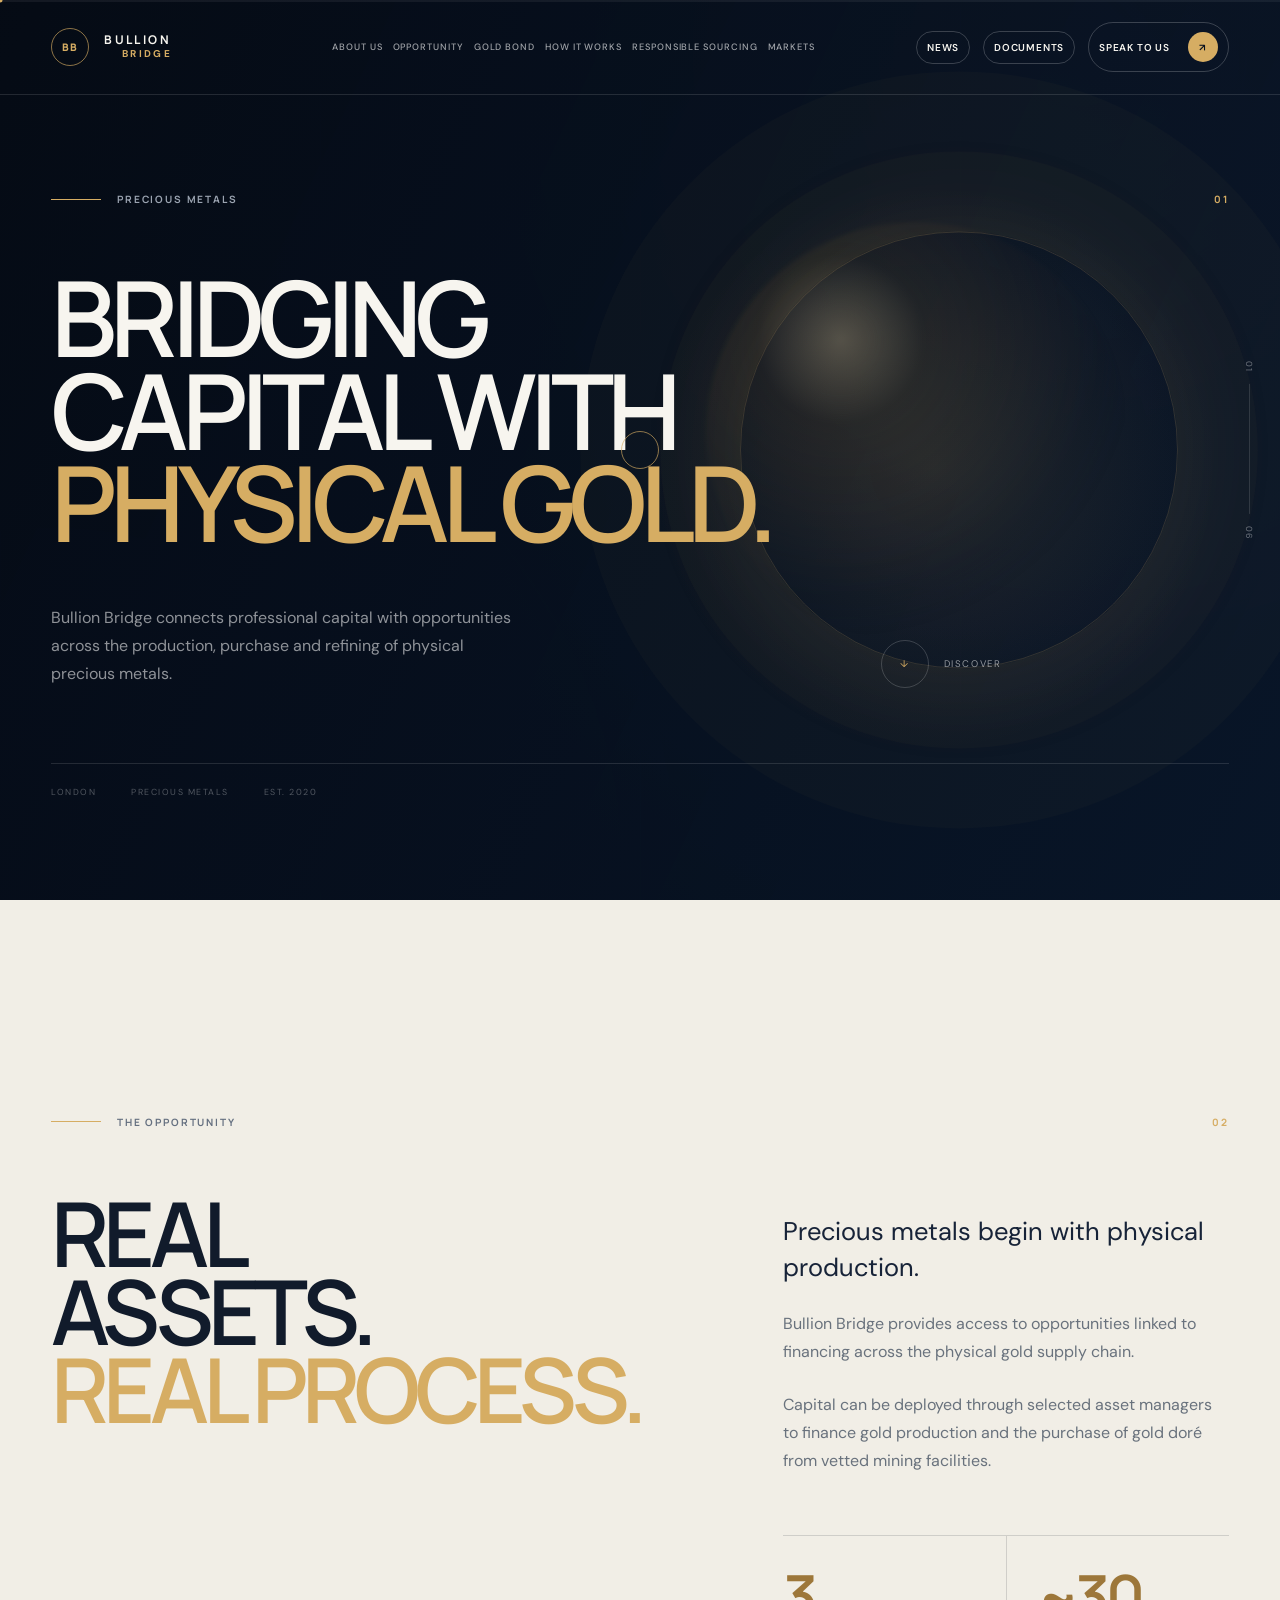
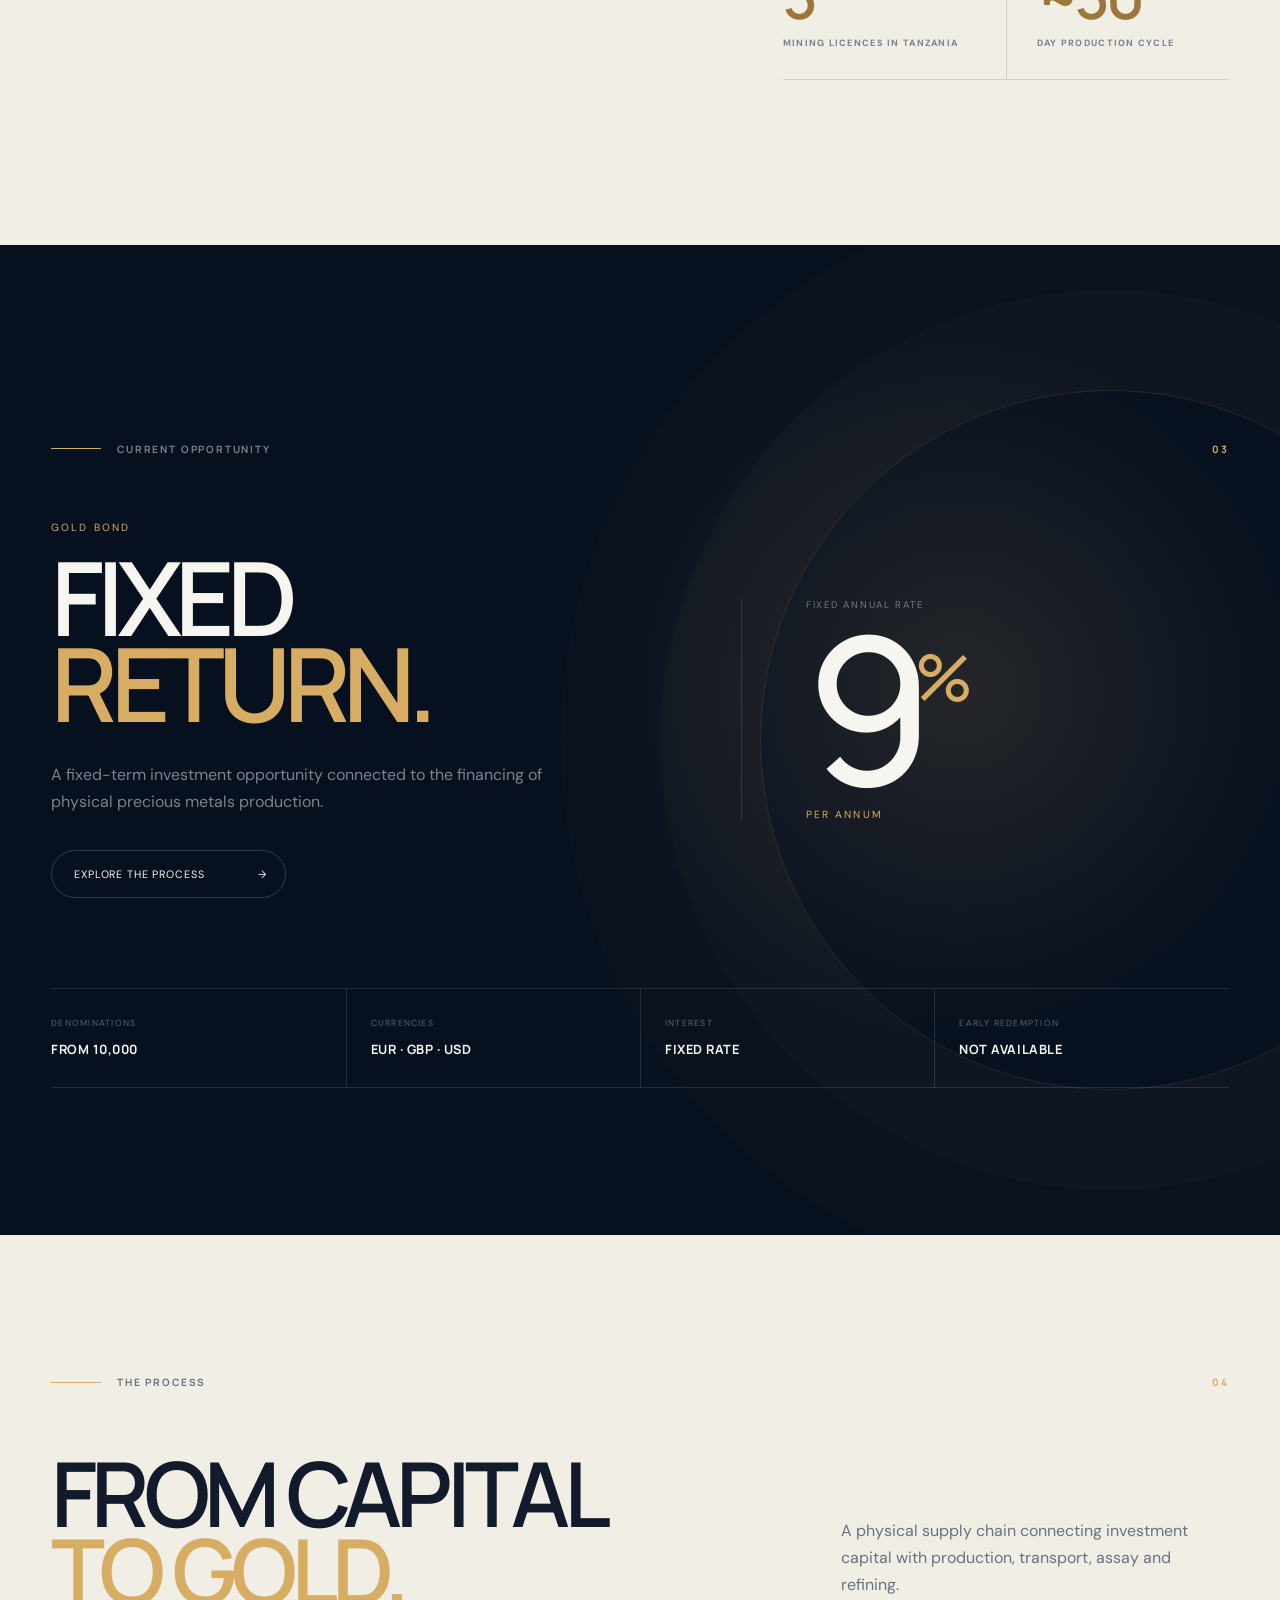
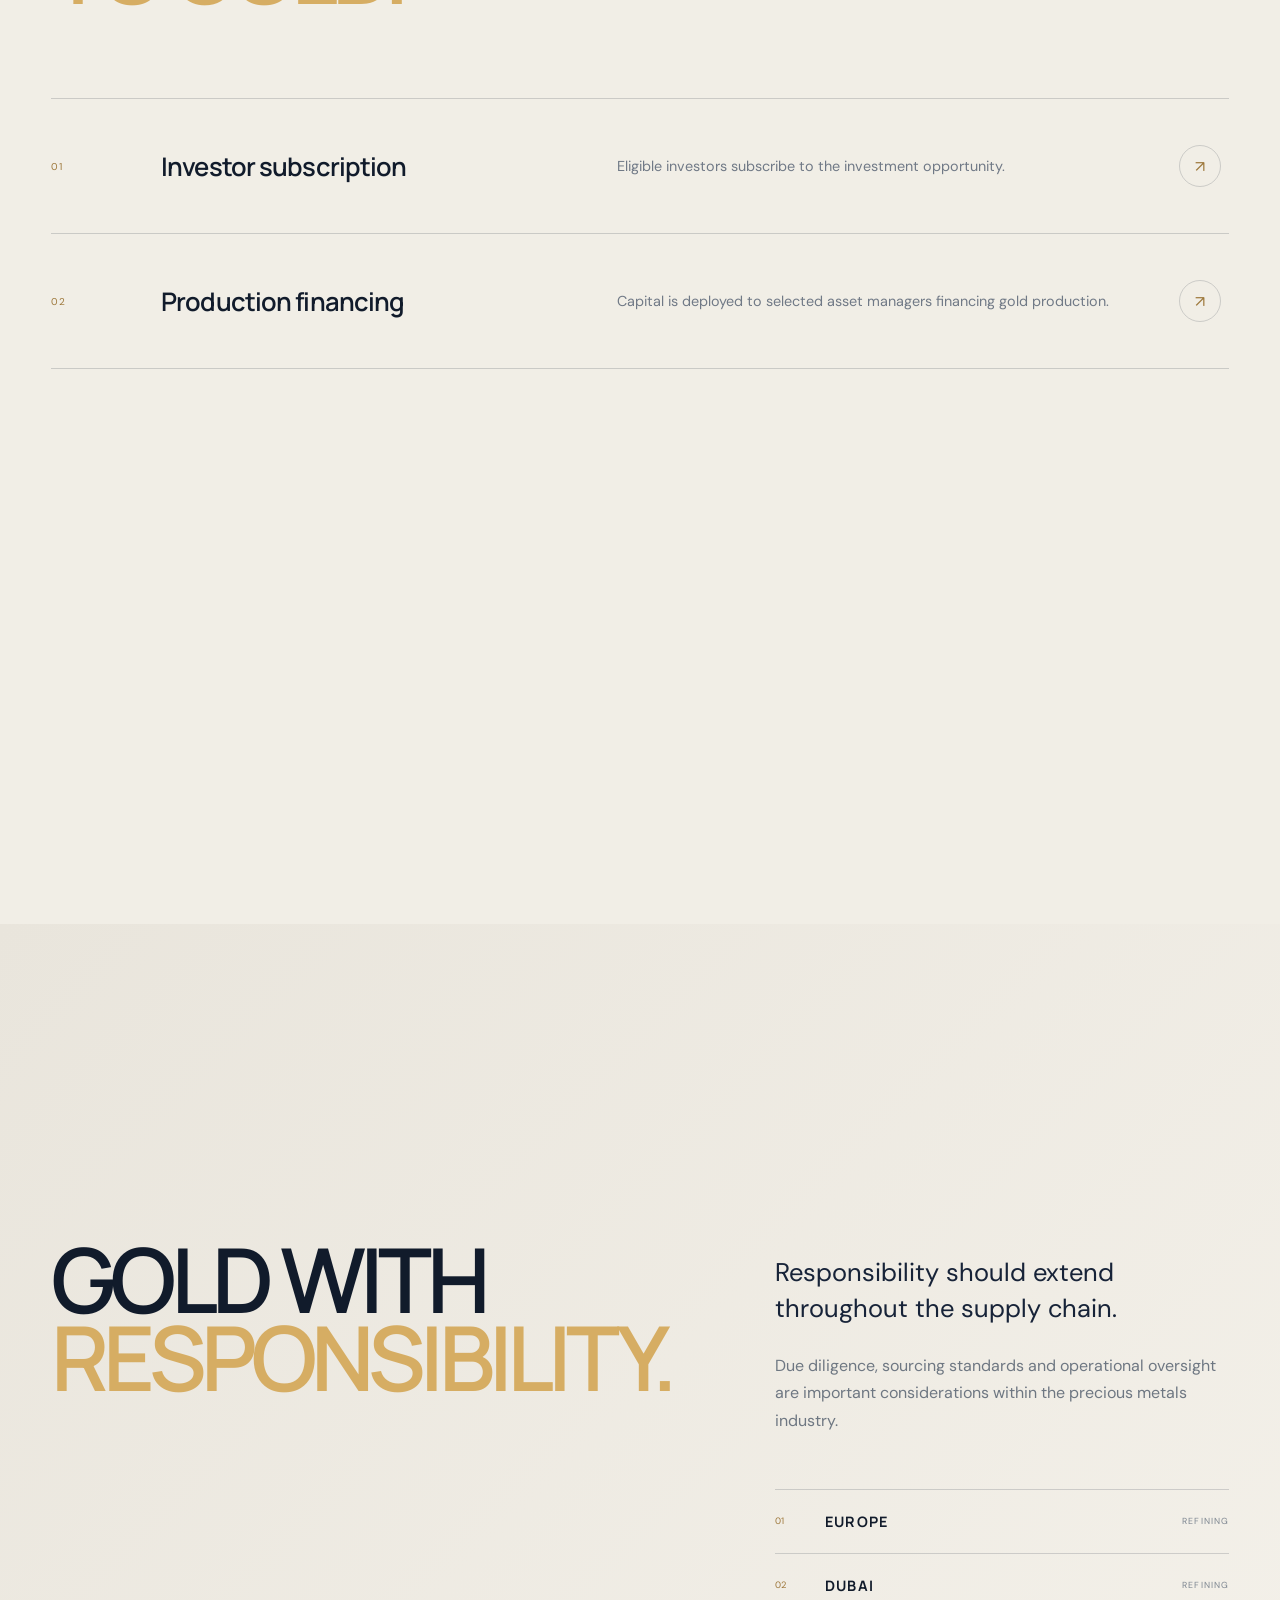
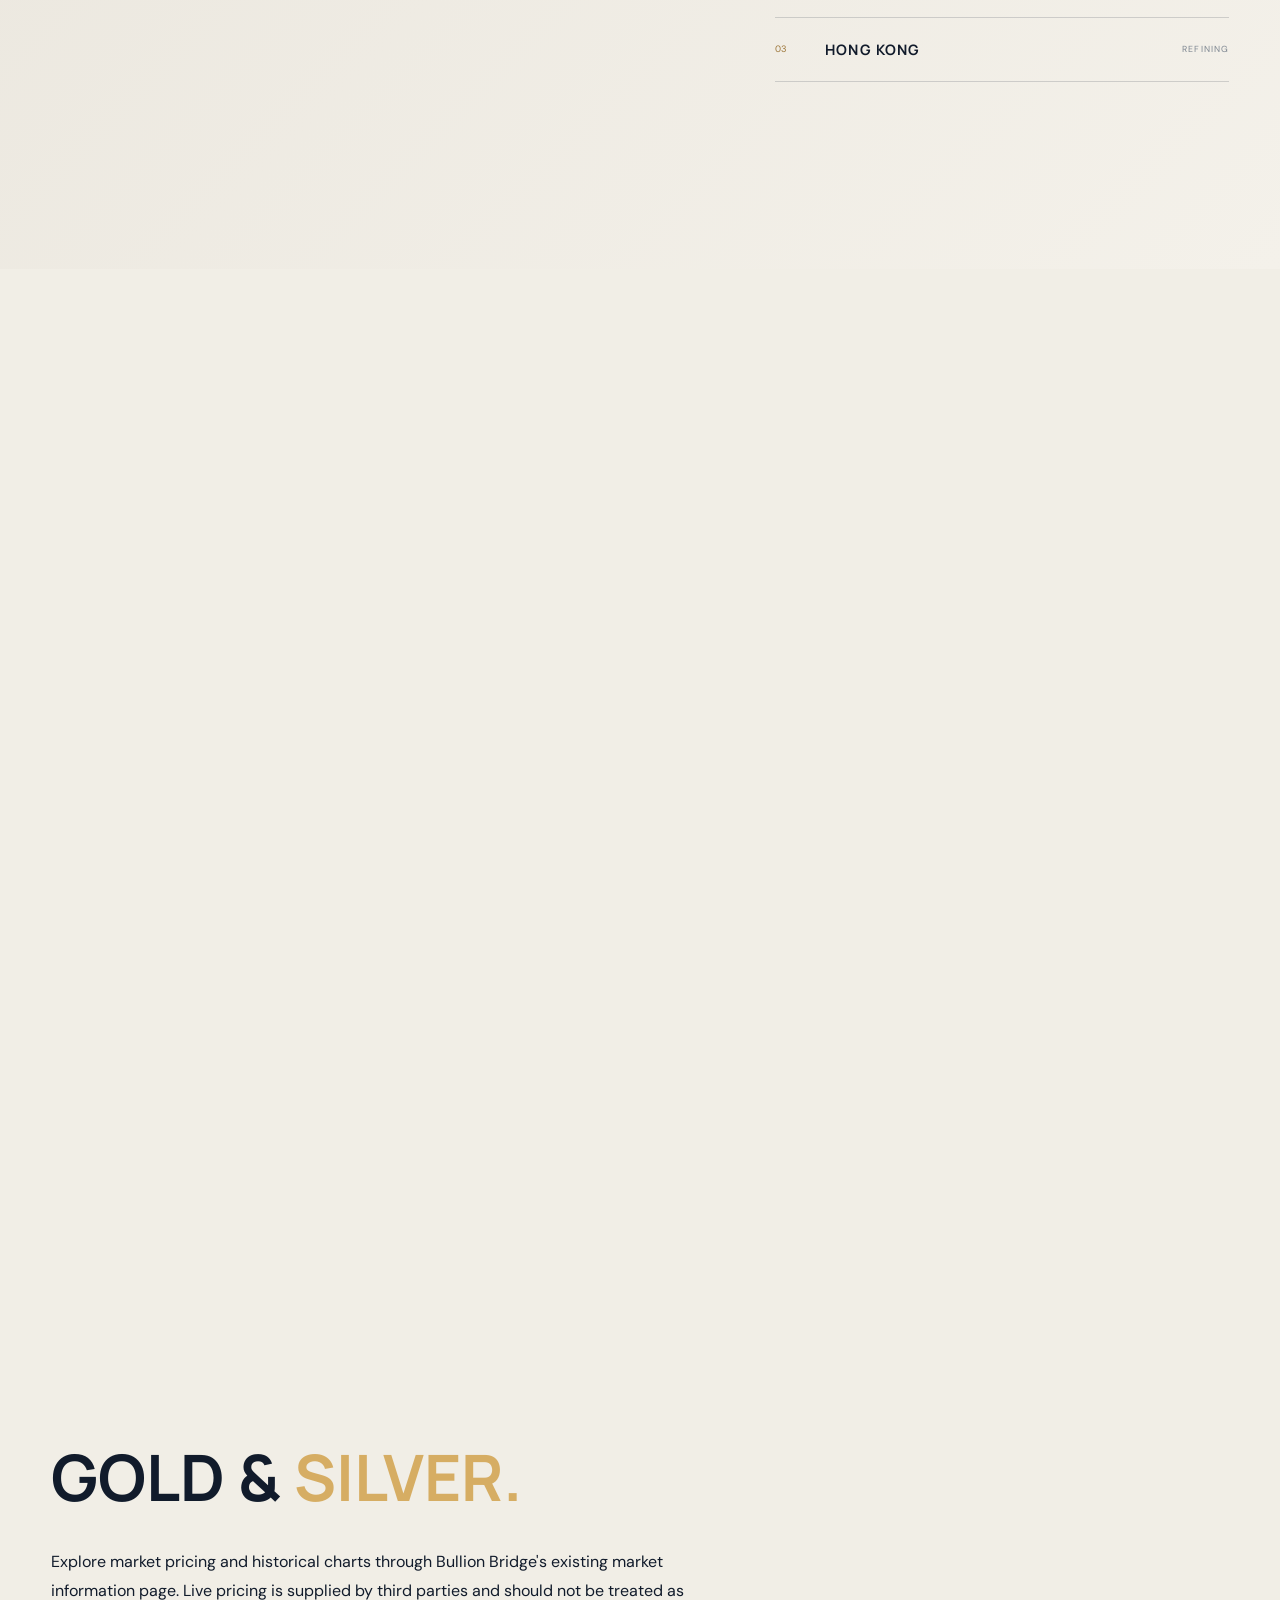
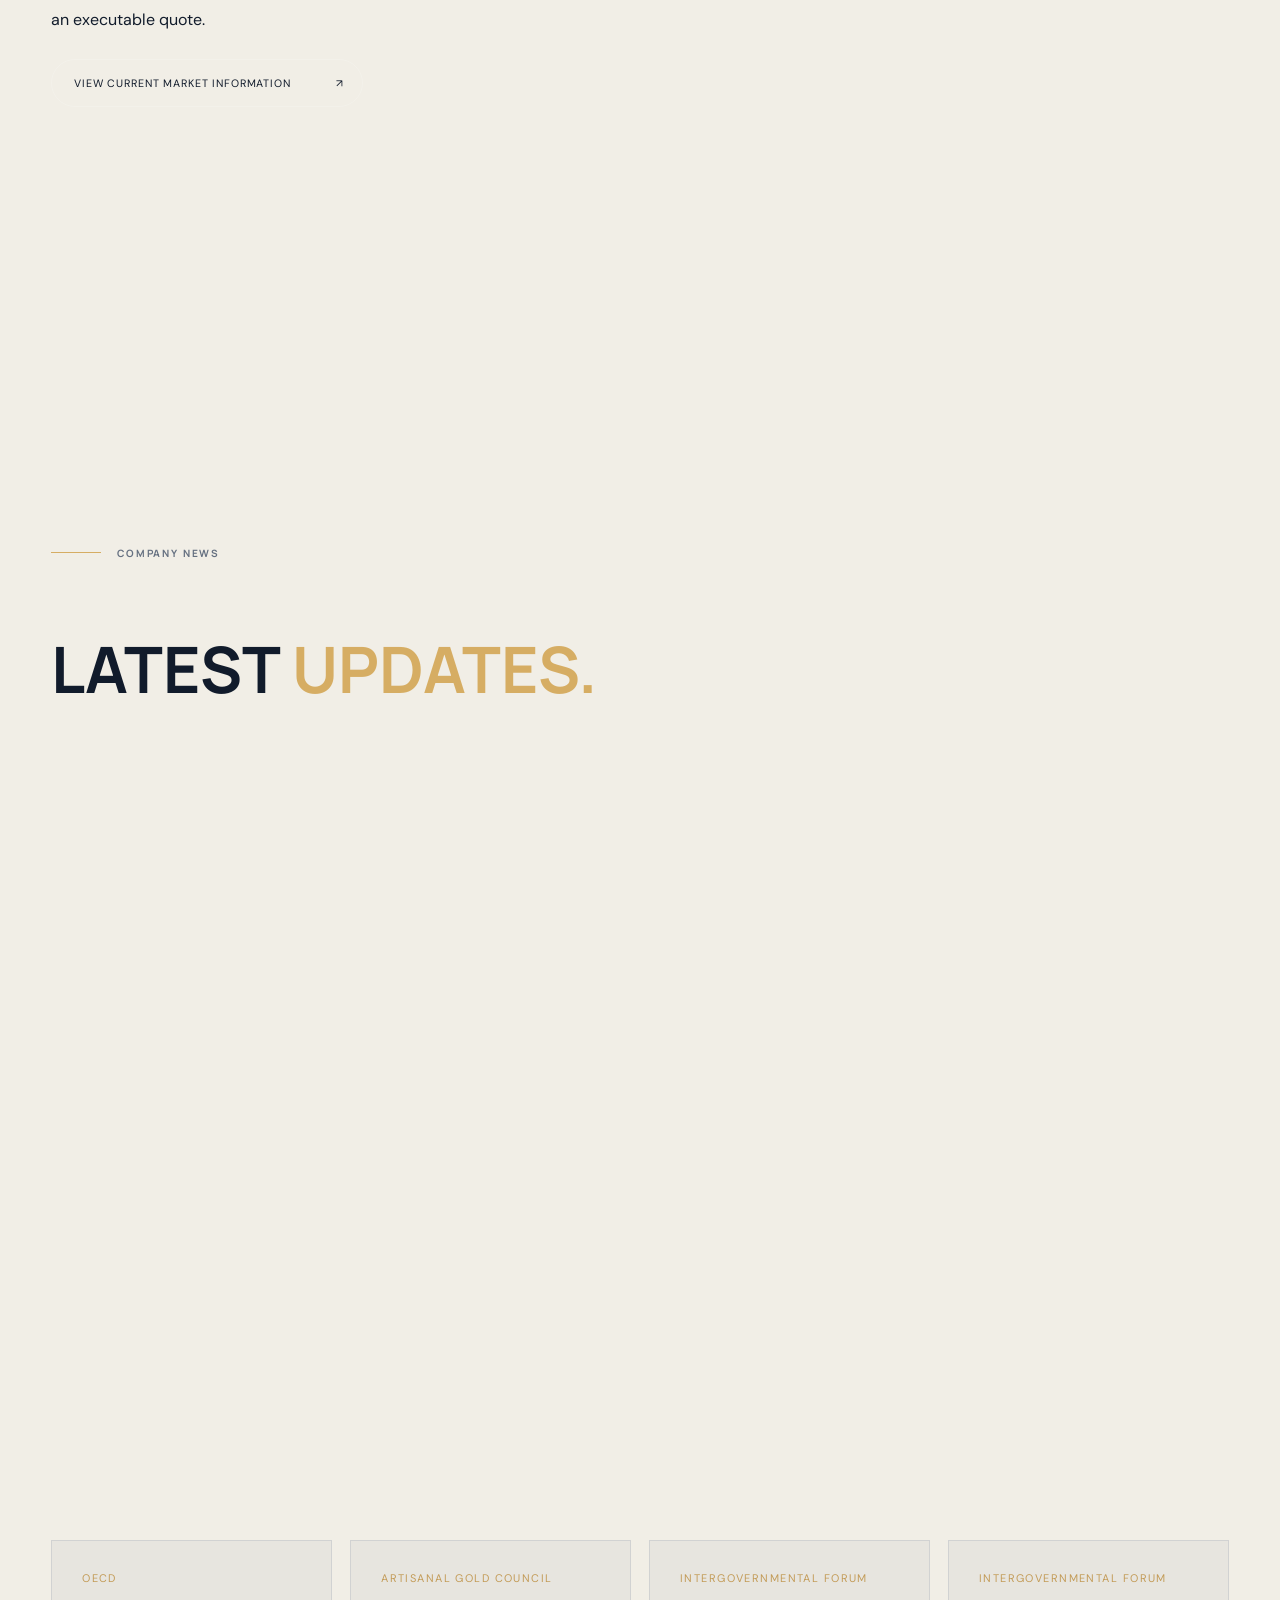
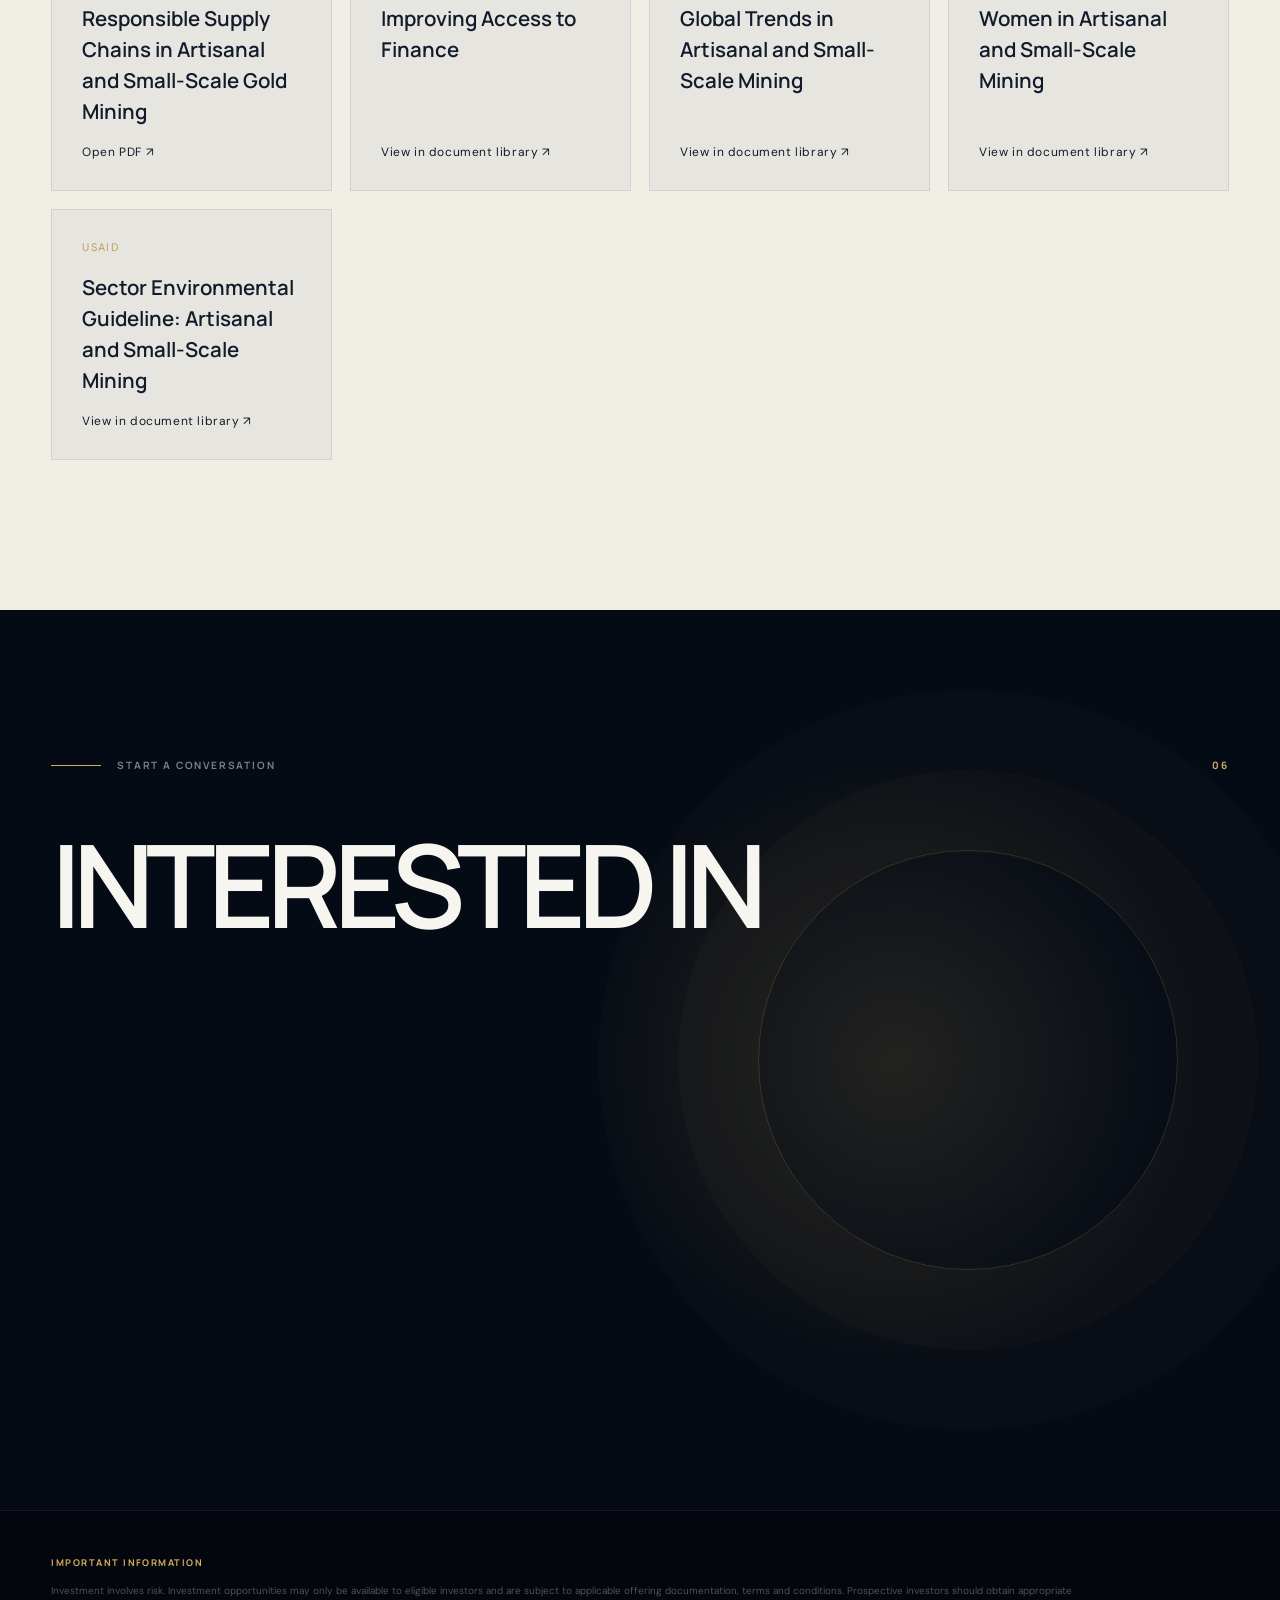
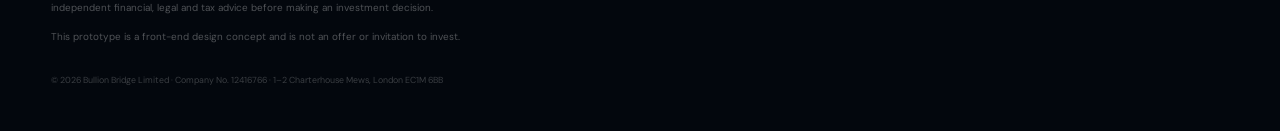
<file: index.html>
<!DOCTYPE html>
<html lang="en">

<head>
    <meta charset="UTF-8">

    <meta name="viewport" content="width=device-width, initial-scale=1.0">

    <meta
        name="description"
        content="Bullion Bridge — connecting professional capital with opportunities across the physical precious metals supply chain."
    >

    <title>Bullion Bridge | Precious Metals Investment</title>

    <!-- Google Fonts -->
    <link rel="preconnect" href="https://fonts.googleapis.com">
    <link rel="preconnect" href="https://fonts.gstatic.com" crossorigin>

    <link
        href="https://fonts.googleapis.com/css2?family=DM+Sans:wght@400;500;600&family=Manrope:wght@400;500;600;700;800&display=swap"
        rel="stylesheet"
    >

    <!-- CSS -->
    <link rel="stylesheet" href="css/style.css">
<style>
/* Additive styles for the new sections; original stylesheet stays intact. */
.bb-grid{display:grid;grid-template-columns:repeat(auto-fit,minmax(260px,1fr));gap:18px}
.bb-tile{display:flex;flex-direction:column;gap:18px;padding:30px;border:1px solid rgba(160,166,180,.3);background:rgba(100,115,140,.07);min-height:220px;transition:transform .25s,border-color .25s}
.bb-tile:hover{transform:translateY(-5px);border-color:#d6ad63}
.bb-tile small{font-size:11px;letter-spacing:.13em;color:#c39b57}
.bb-tile h3{font-size:clamp(1rem,1.6vw,1.35rem);line-height:1.5;font-weight:600}
.bb-tile span{margin-top:auto;font-size:12px;letter-spacing:.05em}
@media(max-width:1050px){.desktop-nav{gap:14px}.desktop-nav a{font-size:10px}}
</style>
<style id="bb-header-navigation-fix">
/* Keep all links visible on desktop without affecting page sections. */
@media (min-width: 1101px) {
  .site-header .header-inner { gap: clamp(8px, 1vw, 18px); }
  .site-header .desktop-nav { display: flex; flex: 1 1 auto; min-width: 0; justify-content: center; gap: clamp(9px, 1.2vw, 22px); }
  .site-header .desktop-nav a { white-space: nowrap; font-size: clamp(9px, .72vw, 12px); }
  .site-header .header-contact { flex-shrink: 0; white-space: nowrap; padding: 10px 12px !important; font-size: 11px; }
  .site-header .brand { flex-shrink: 0; }
}
@media (min-width: 1101px) and (max-width: 1450px) {
  .site-header .desktop-nav { gap: 10px; }
  .site-header .header-contact { padding: 9px 10px !important; font-size: 10px; }
}
</style>
</head>


<body>

    <!-- =========================================
         PAGE LOADER
    ========================================== -->

    <div class="loader" id="loader">

        <div class="loader-logo">
            <span>BULLION</span>
            <strong>BRIDGE</strong>
        </div>

        <div class="loader-line">
            <span></span>
        </div>

        <div class="loader-number">
            <span id="loader-number">0</span>%
        </div>

    </div>


    <!-- =========================================
         BACKGROUND
    ========================================== -->

    <div class="site-background">

        <div class="background-glow glow-one"></div>
        <div class="background-glow glow-two"></div>

        <div class="background-grid"></div>

    </div>


    <!-- =========================================
         SCROLL PROGRESS
    ========================================== -->

    <div class="scroll-progress">

        <div
            class="scroll-progress-bar"
            id="scroll-progress-bar"
        ></div>

    </div>


    <!-- =========================================
         HEADER
    ========================================== -->

    <header class="site-header" id="site-header">

        <div class="header-inner">

            <!-- Logo -->

            <a
                href="#home"
                class="brand"
                aria-label="Bullion Bridge home"
            >

                <span class="brand-mark">
                    BB
                </span>

                <span class="brand-name">

                    <strong>BULLION</strong>
                    <small>BRIDGE</small>

                </span>

            </a>


            <!-- Desktop Navigation -->

            <nav
                class="desktop-nav"
                aria-label="Main navigation"
            >

                <a href="about.html">
                    About Us
                </a>

                <a href="#opportunity">
                    Opportunity
                </a>

                <a href="#bond">
                    Gold Bond
                </a>

                <a href="#process">
                    How it works
                </a>

                <a href="#responsible">
                    Responsible sourcing
                </a>
                <a href="markets.html" class="nav-markets">Markets</a>

            </nav>


            <!-- Markets is included in the main desktop navigation above. -->
            <a href="news.html" class="header-contact" style="padding:10px 16px">News</a>
            <a href="documents.html" class="header-contact" style="padding:10px 16px">Documents</a>
            <!-- CTA -->

            <a
                href="#contact"
                class="header-contact"
            >

                <span>Speak to us</span>

                <span class="header-contact-arrow">
                    ↗
                </span>

            </a>


            <!-- Mobile Menu Button -->

            <button
                class="menu-button"
                id="menu-button"
                type="button"
                aria-label="Open navigation"
                aria-expanded="false"
            >

                <span></span>
                <span></span>

            </button>

        </div>


        <!-- Mobile Menu -->

        <div
            class="mobile-menu"
            id="mobile-menu"
        >

            <a href="about.html">
                About Us
            </a>

            <a href="#opportunity">
                Opportunity
            </a>

            <a href="#bond">
                Gold Bond
            </a>

            <a href="#process">
                How it works
            </a>

            <a href="#responsible">
                Responsible sourcing
            </a>

            <a href="markets.html">Markets</a>
            <a href="news.html">News</a>
            <a href="documents.html">Documents</a>
            <a href="#contact">
                Speak to us
            </a>

        </div>

    </header>


    <!-- =========================================
         SIDE NAVIGATION
    ========================================== -->

    <aside class="side-navigation">

        <span class="side-number">
            01
        </span>

        <div class="side-line">

            <span id="side-line-progress"></span>

        </div>

        <span class="side-number">
            06
        </span>

    </aside>


    <!-- =========================================
         MAIN
    ========================================== -->

    <main>


        <!-- =====================================
             01 — HERO
        ====================================== -->

        <section
            class="story-section hero-section"
            id="home"
            data-section="01"
        >

            <div class="section-orb orb-one"></div>

            <div class="section-content hero-content">


                <!-- Small heading -->

                <div class="section-label reveal">

                    <span class="label-line"></span>

                    <span>
                        PRECIOUS METALS
                    </span>

                    <span class="label-number">
                        01
                    </span>

                </div>


                <!-- Hero title -->

                <h1 class="hero-title">

                    <span class="title-line reveal">
                        BRIDGING
                    </span>

                    <span class="title-line reveal">
                        CAPITAL WITH
                    </span>

                    <span class="title-line gold-text reveal">
                        PHYSICAL GOLD.
                    </span>

                </h1>


                <!-- Description -->

                <div class="hero-bottom">

                    <p class="hero-description reveal">

                        Bullion Bridge connects professional
                        capital with opportunities across the
                        production, purchase and refining of
                        physical precious metals.

                    </p>


                    <a
                        href="#opportunity"
                        class="scroll-indicator reveal"
                    >

                        <span class="scroll-circle">
                            ↓
                        </span>

                        <span>
                            DISCOVER
                        </span>

                    </a>

                </div>


                <!-- Hero meta -->

                <div class="hero-meta reveal">

                    <span>
                        LONDON
                    </span>

                    <span>
                        PRECIOUS METALS
                    </span>

                    <span>
                        EST. 2020
                    </span>

                </div>

            </div>

        </section>


        <!-- =====================================
             02 — OPPORTUNITY
        ====================================== -->

        <section
            class="story-section opportunity-section"
            id="opportunity"
            data-section="02"
        >

            <div class="section-content">


                <div class="section-label reveal">

                    <span class="label-line"></span>

                    <span>
                        THE OPPORTUNITY
                    </span>

                    <span class="label-number">
                        02
                    </span>

                </div>


                <div class="split-layout">


                    <!-- Left -->

                    <div class="split-title">

                        <h2>

                            <span class="reveal">
                                REAL
                            </span>

                            <span class="reveal">
                                ASSETS.
                            </span>

                            <span class="gold-text reveal">
                                REAL PROCESS.
                            </span>

                        </h2>

                    </div>


                    <!-- Right -->

                    <div class="split-copy">

                        <p class="large-text reveal">

                            Precious metals begin with
                            physical production.

                        </p>

                        <p class="reveal">

                            Bullion Bridge provides access to
                            opportunities linked to financing
                            across the physical gold supply
                            chain.

                        </p>

                        <p class="reveal">

                            Capital can be deployed through
                            selected asset managers to finance
                            gold production and the purchase
                            of gold doré from vetted mining
                            facilities.

                        </p>


                        <div class="opportunity-stats reveal">


                            <div class="stat">

                                <span class="stat-value">
                                    3
                                </span>

                                <span class="stat-label">
                                    MINING LICENCES IN TANZANIA
                                </span>

                            </div>


                            <div class="stat">

                                <span class="stat-value">
                                    ~30
                                </span>

                                <span class="stat-label">
                                    DAY PRODUCTION CYCLE
                                </span>

                            </div>


                        </div>

                    </div>

                </div>

            </div>

        </section>


        <!-- =====================================
             03 — GOLD BOND
        ====================================== -->

        <section
            class="story-section bond-section"
            id="bond"
            data-section="03"
        >

            <div class="bond-glow"></div>


            <div class="section-content">


                <div class="section-label light reveal">

                    <span class="label-line"></span>

                    <span>
                        CURRENT OPPORTUNITY
                    </span>

                    <span class="label-number">
                        03
                    </span>

                </div>


                <div class="bond-layout">


                    <!-- Bond copy -->

                    <div class="bond-copy">

                        <span class="bond-small reveal">
                            GOLD BOND
                        </span>


                        <h2>

                            <span class="reveal">
                                FIXED
                            </span>

                            <span class="gold-text reveal">
                                RETURN.
                            </span>

                        </h2>


                        <p class="reveal">

                            A fixed-term investment opportunity
                            connected to the financing of
                            physical precious metals production.

                        </p>


                        <a
                            href="#process"
                            class="outline-button reveal"
                        >

                            <span>
                                Explore the process
                            </span>

                            <span>
                                →
                            </span>

                        </a>

                    </div>


                    <!-- Rate -->

                    <div class="rate-display reveal">

                        <span class="rate-label">
                            FIXED ANNUAL RATE
                        </span>

                        <div class="rate-number">

                            <strong>
                                9
                            </strong>

                            <span>
                                %
                            </span>

                        </div>

                        <span class="rate-pa">
                            PER ANNUM
                        </span>

                    </div>

                </div>


                <!-- Bond details -->

                <div class="bond-details reveal">


                    <div class="bond-detail">

                        <span>
                            DENOMINATIONS
                        </span>

                        <strong>
                            FROM 10,000
                        </strong>

                    </div>


                    <div class="bond-detail">

                        <span>
                            CURRENCIES
                        </span>

                        <strong>
                            EUR · GBP · USD
                        </strong>

                    </div>


                    <div class="bond-detail">

                        <span>
                            INTEREST
                        </span>

                        <strong>
                            FIXED RATE
                        </strong>

                    </div>


                    <div class="bond-detail">

                        <span>
                            EARLY REDEMPTION
                        </span>

                        <strong>
                            NOT AVAILABLE
                        </strong>

                    </div>


                </div>

            </div>

        </section>


        <!-- =====================================
             04 — HOW IT WORKS
        ====================================== -->

        <section
            class="story-section process-section"
            id="process"
            data-section="04"
        >

            <div class="section-content">


                <div class="section-label reveal">

                    <span class="label-line"></span>

                    <span>
                        THE PROCESS
                    </span>

                    <span class="label-number">
                        04
                    </span>

                </div>


                <div class="process-heading">

                    <h2>

                        <span class="reveal">
                            FROM CAPITAL
                        </span>

                        <span class="gold-text reveal">
                            TO GOLD.
                        </span>

                    </h2>


                    <p class="reveal">

                        A physical supply chain connecting
                        investment capital with production,
                        transport, assay and refining.

                    </p>

                </div>


                <!-- Process -->

                <div class="process-list">


                    <article class="process-row reveal">

                        <span class="process-number">
                            01
                        </span>

                        <h3>
                            Investor subscription
                        </h3>

                        <p>
                            Eligible investors subscribe to
                            the investment opportunity.
                        </p>

                        <span class="process-arrow">
                            ↗
                        </span>

                    </article>


                    <article class="process-row reveal">

                        <span class="process-number">
                            02
                        </span>

                        <h3>
                            Production financing
                        </h3>

                        <p>
                            Capital is deployed to selected
                            asset managers financing gold
                            production.
                        </p>

                        <span class="process-arrow">
                            ↗
                        </span>

                    </article>


                    <article class="process-row reveal">

                        <span class="process-number">
                            03
                        </span>

                        <h3>
                            Gold doré production
                        </h3>

                        <p>
                            Gold doré is produced through
                            vetted operating mining
                            facilities.
                        </p>

                        <span class="process-arrow">
                            ↗
                        </span>

                    </article>


                    <article class="process-row reveal">

                        <span class="process-number">
                            04
                        </span>

                        <h3>
                            Assay & refining
                        </h3>

                        <p>
                            Material moves through transport,
                            testing and established refinery
                            channels.
                        </p>

                        <span class="process-arrow">
                            ↗
                        </span>

                    </article>


                    <article class="process-row reveal">

                        <span class="process-number">
                            05
                        </span>

                        <h3>
                            Maturity
                        </h3>

                        <p>
                            Capital and applicable interest
                            are paid following maturity in
                            accordance with the bond terms.
                        </p>

                        <span class="process-arrow">
                            ↗
                        </span>

                    </article>


                </div>

            </div>

        </section>


        <!-- =====================================
             05 — RESPONSIBLE SOURCING
        ====================================== -->

        <section
            class="story-section responsible-section"
            id="responsible"
            data-section="05"
        >

            <div class="section-content">


                <div class="section-label reveal">

                    <span class="label-line"></span>

                    <span>
                        RESPONSIBLE SOURCING
                    </span>

                    <span class="label-number">
                        05
                    </span>

                </div>


                <div class="responsible-layout">


                    <div>

                        <h2>

                            <span class="reveal">
                                GOLD WITH
                            </span>

                            <span class="gold-text reveal">
                                RESPONSIBILITY.
                            </span>

                        </h2>

                    </div>


                    <div class="responsible-copy">

                        <p class="large-text reveal">

                            Responsibility should extend
                            throughout the supply chain.

                        </p>

                        <p class="reveal">

                            Due diligence, sourcing standards
                            and operational oversight are
                            important considerations within
                            the precious metals industry.

                        </p>


                        <div class="location-list reveal">


                            <div>

                                <span>
                                    01
                                </span>

                                <strong>
                                    EUROPE
                                </strong>

                                <small>
                                    REFINING
                                </small>

                            </div>


                            <div>

                                <span>
                                    02
                                </span>

                                <strong>
                                    DUBAI
                                </strong>

                                <small>
                                    REFINING
                                </small>

                            </div>


                            <div>

                                <span>
                                    03
                                </span>

                                <strong>
                                    HONG KONG
                                </strong>

                                <small>
                                    REFINING
                                </small>

                            </div>


                        </div>

                    </div>

                </div>

            </div>

        </section>


        <!-- =====================================
             06 — CONTACT
        ====================================== -->


<!-- Expanded official-site content. Existing CSS/JS retained. -->
<section class="story-section opportunity-section" id="company" data-section="05">
  <div class="section-content">
    <div class="section-label reveal"><span class="label-line"></span><span>ABOUT BULLION BRIDGE</span></div>
    <div class="split-layout"><div class="split-title"><h2 class="reveal" style="font-size:clamp(2.8rem,5vw,5.5rem)">INTERNATIONAL <span class="gold-text">METALS.</span></h2></div>
    <div class="split-copy"><p class="large-text reveal">International metals logistics, sourcing and consultancy.</p>
    <p class="reveal">Bullion Bridge Limited works across the physical metals supply chain, including gold, silver, copper and cobalt. The business connects suppliers and buyers and supports sourcing, logistics and technical expertise.</p>
    <p class="reveal">The company describes its work with community-based producers and aims to support local infrastructure and economic development.</p>
    <p class="reveal">Its activities include precious metals trading, production financing and mining.</p></div></div>
  </div>
</section>
<section class="story-section process-section" id="markets" data-section="06">
 <div class="section-content"><div class="section-label reveal"><span class="label-line"></span><span>MARKET INFORMATION</span></div>
 <h2 class="reveal" style="font-size:clamp(2.5rem,5vw,5rem);margin-bottom:28px">GOLD &amp; <span class="gold-text">SILVER.</span></h2>
 <p class="reveal" style="max-width:650px;line-height:1.8">Explore market pricing and historical charts through Bullion Bridge's existing market information page. Live pricing is supplied by third parties and should not be treated as an executable quote.</p>
 <a class="outline-button reveal" href="markets.html" style="display:inline-flex;margin-top:25px"><span>View current market information</span><span>↗</span></a>
 </div>
</section>
<section class="story-section opportunity-section" id="news" data-section="07">
 <div class="section-content"><div class="section-label reveal"><span class="label-line"></span><span>COMPANY NEWS</span></div>
 <h2 class="reveal" style="font-size:clamp(2.5rem,5vw,5rem);margin-bottom:32px">LATEST <span class="gold-text">UPDATES.</span></h2>
 <div class="bb-grid">
 <a class="bb-tile reveal" href="news.html#logistics"><small>01 JUL 2025</small><h3>Nicolas Cabrera appointed as Global Logistics Manager</h3><span>Read on new website ↗</span></a>
 <a class="bb-tile reveal" href="news.html#gold-levels"><small>02 APR 2025</small><h3>Watch these gold price levels as precious metal keeps hitting record highs</h3><span>Read article ↗</span></a>
 <a class="bb-tile reveal" href="news.html#forecast"><small>26 MAR 2025</small><h3>BofA raises gold price forecasts for 2025 and 2026</h3><span>Read article ↗</span></a>
 </div></div>
</section>
<section class="story-section process-section" id="documents" data-section="08">
 <div class="section-content"><div class="section-label reveal"><span class="label-line"></span><span>RESEARCH &amp; DOCUMENTS</span></div>
 <h2 class="reveal" style="font-size:clamp(2.5rem,5vw,5rem);margin-bottom:32px">INDUSTRY <span class="gold-text">RESOURCES.</span></h2>
 <div class="bb-grid">
 <a class="bb-tile reveal" href="https://www.bullionbridge.com/wp-content/uploads/2020/05/OECD-Report-Responsible-Supply-Chains-in-Artisanal-and-Small-Scale-Gold-Mining.pdf" target="_blank" rel="noopener noreferrer"><small>OECD</small><h3>Responsible Supply Chains in Artisanal and Small-Scale Gold Mining</h3><span>Open PDF ↗</span></a>
 <a class="bb-tile reveal" href="documents.html#catalogue"><small>ARTISANAL GOLD COUNCIL</small><h3>Improving Access to Finance</h3><span>View in document library ↗</span></a>
 <a class="bb-tile reveal" href="documents.html#catalogue"><small>INTERGOVERNMENTAL FORUM</small><h3>Global Trends in Artisanal and Small-Scale Mining</h3><span>View in document library ↗</span></a>
 <a class="bb-tile reveal" href="documents.html#catalogue"><small>INTERGOVERNMENTAL FORUM</small><h3>Women in Artisanal and Small-Scale Mining</h3><span>View in document library ↗</span></a>
 <a class="bb-tile reveal" href="documents.html#catalogue"><small>USAID</small><h3>Sector Environmental Guideline: Artisanal and Small-Scale Mining</h3><span>View in document library ↗</span></a>
 </div></div>
</section>

        <section
            class="story-section contact-section"
            id="contact"
            data-section="06"
        >

            <div class="contact-glow"></div>


            <div class="section-content contact-content">


                <div class="section-label light reveal">

                    <span class="label-line"></span>

                    <span>
                        START A CONVERSATION
                    </span>

                    <span class="label-number">
                        06
                    </span>

                </div>


                <h2 class="contact-title">

                    <span class="reveal">
                        INTERESTED IN
                    </span>

                    <span class="reveal">
                        LEARNING
                    </span>

                    <span class="gold-text reveal">
                        MORE?
                    </span>

                </h2>


                <div class="contact-bottom">


                    <p class="reveal">

                        Speak with a Bullion Bridge
                        representative to learn more about
                        current opportunities, eligibility
                        and applicable documentation.

                    </p>


                    <a
                        href="mailto:hello@bullionbridge.com"
                        class="contact-button reveal"
                    >

                        <span>
                            SPEAK TO US
                        </span>

                        <span class="contact-button-circle">
                            ↗
                        </span>

                    </a>


                </div>


                <div class="contact-footer reveal">


                    <div class="footer-brand">

                        <strong>
                            BULLION
                        </strong>

                        <span>
                            BRIDGE
                        </span>

                    </div>


                    <div class="footer-location">

                        <span>
                            LONDON
                        </span>

                        <span>
                            UNITED KINGDOM
                        </span>

                    </div>


                    <a href="#home">
                        BACK TO TOP ↑
                    </a>


                </div>

            </div>

        </section>


        <!-- =====================================
             RISK INFORMATION
        ====================================== -->

        <section class="risk-section">

            <div class="risk-inner">

                <strong>
                    IMPORTANT INFORMATION
                </strong>

                <p>
                    Investment involves risk. Investment
                    opportunities may only be available to
                    eligible investors and are subject to
                    applicable offering documentation, terms
                    and conditions. Prospective investors
                    should obtain appropriate independent
                    financial, legal and tax advice before
                    making an investment decision.
                </p>

                <p>
                    This prototype is a front-end design
                    concept and is not an offer or invitation
                    to invest.
                </p>

                <span>
                    © 2026 Bullion Bridge Limited · Company No. 12416766 · 1–2 Charterhouse Mews, London EC1M 6BB
                </span>

            </div>

        </section>


    </main>


    <!-- =========================================
         CUSTOM CURSOR
    ========================================== -->

    <div
        class="custom-cursor"
        id="custom-cursor"
    ></div>


    <div
        class="cursor-ring"
        id="cursor-ring"
    ></div>


    <!-- JavaScript -->

    <script src="js/script.js"></script>

</body>

</html>
</file>
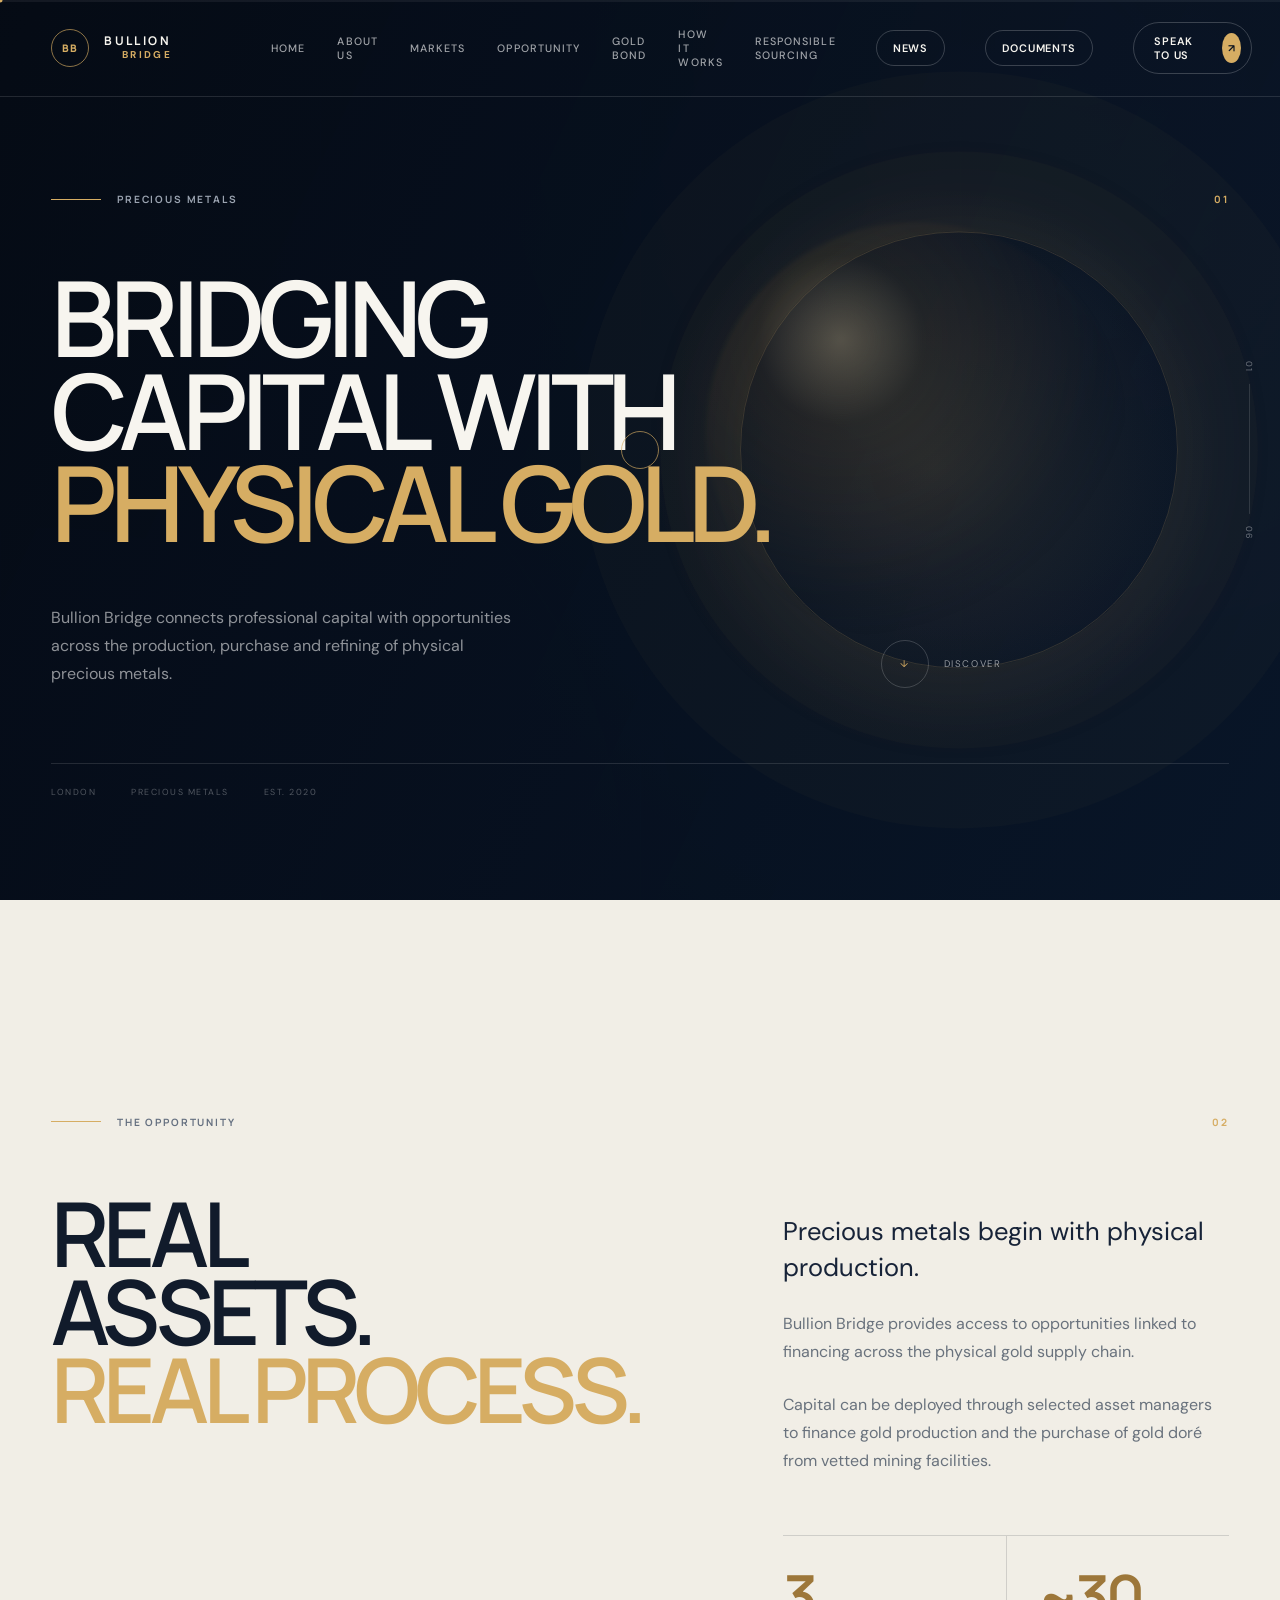
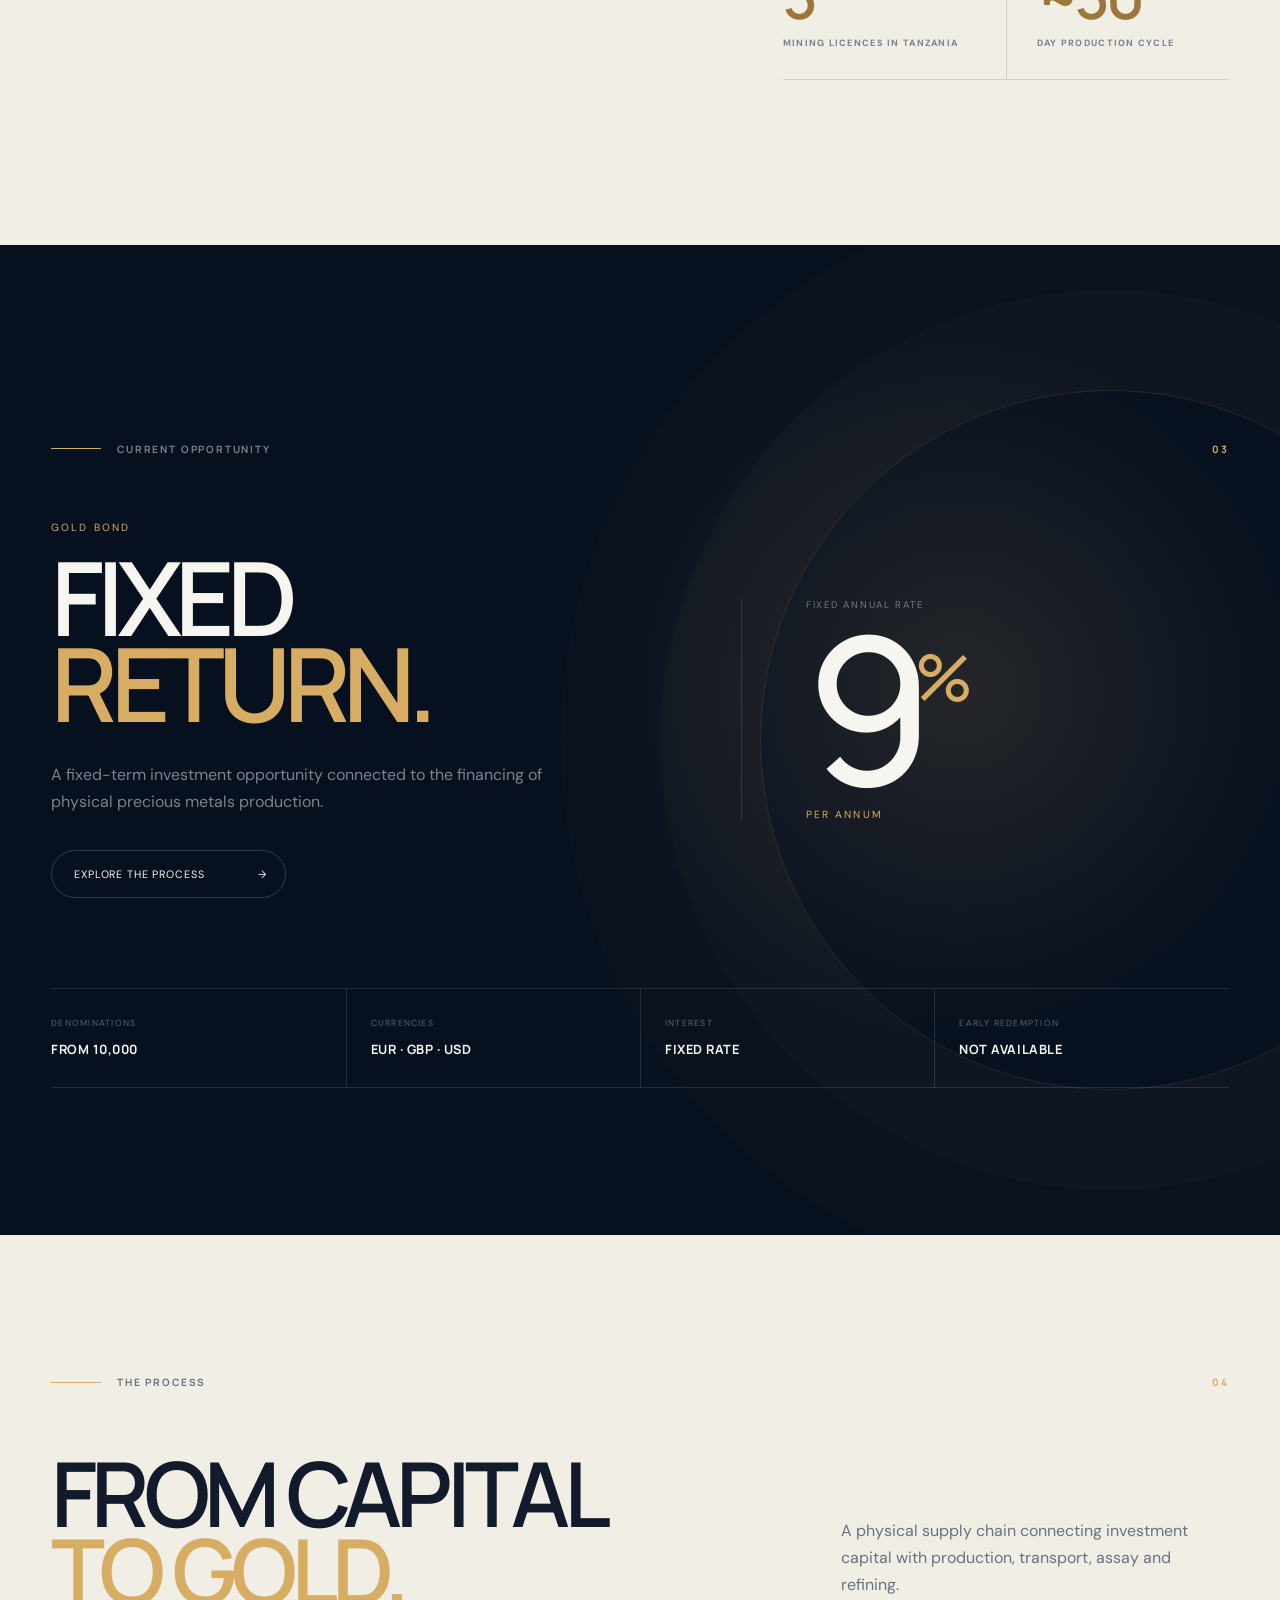
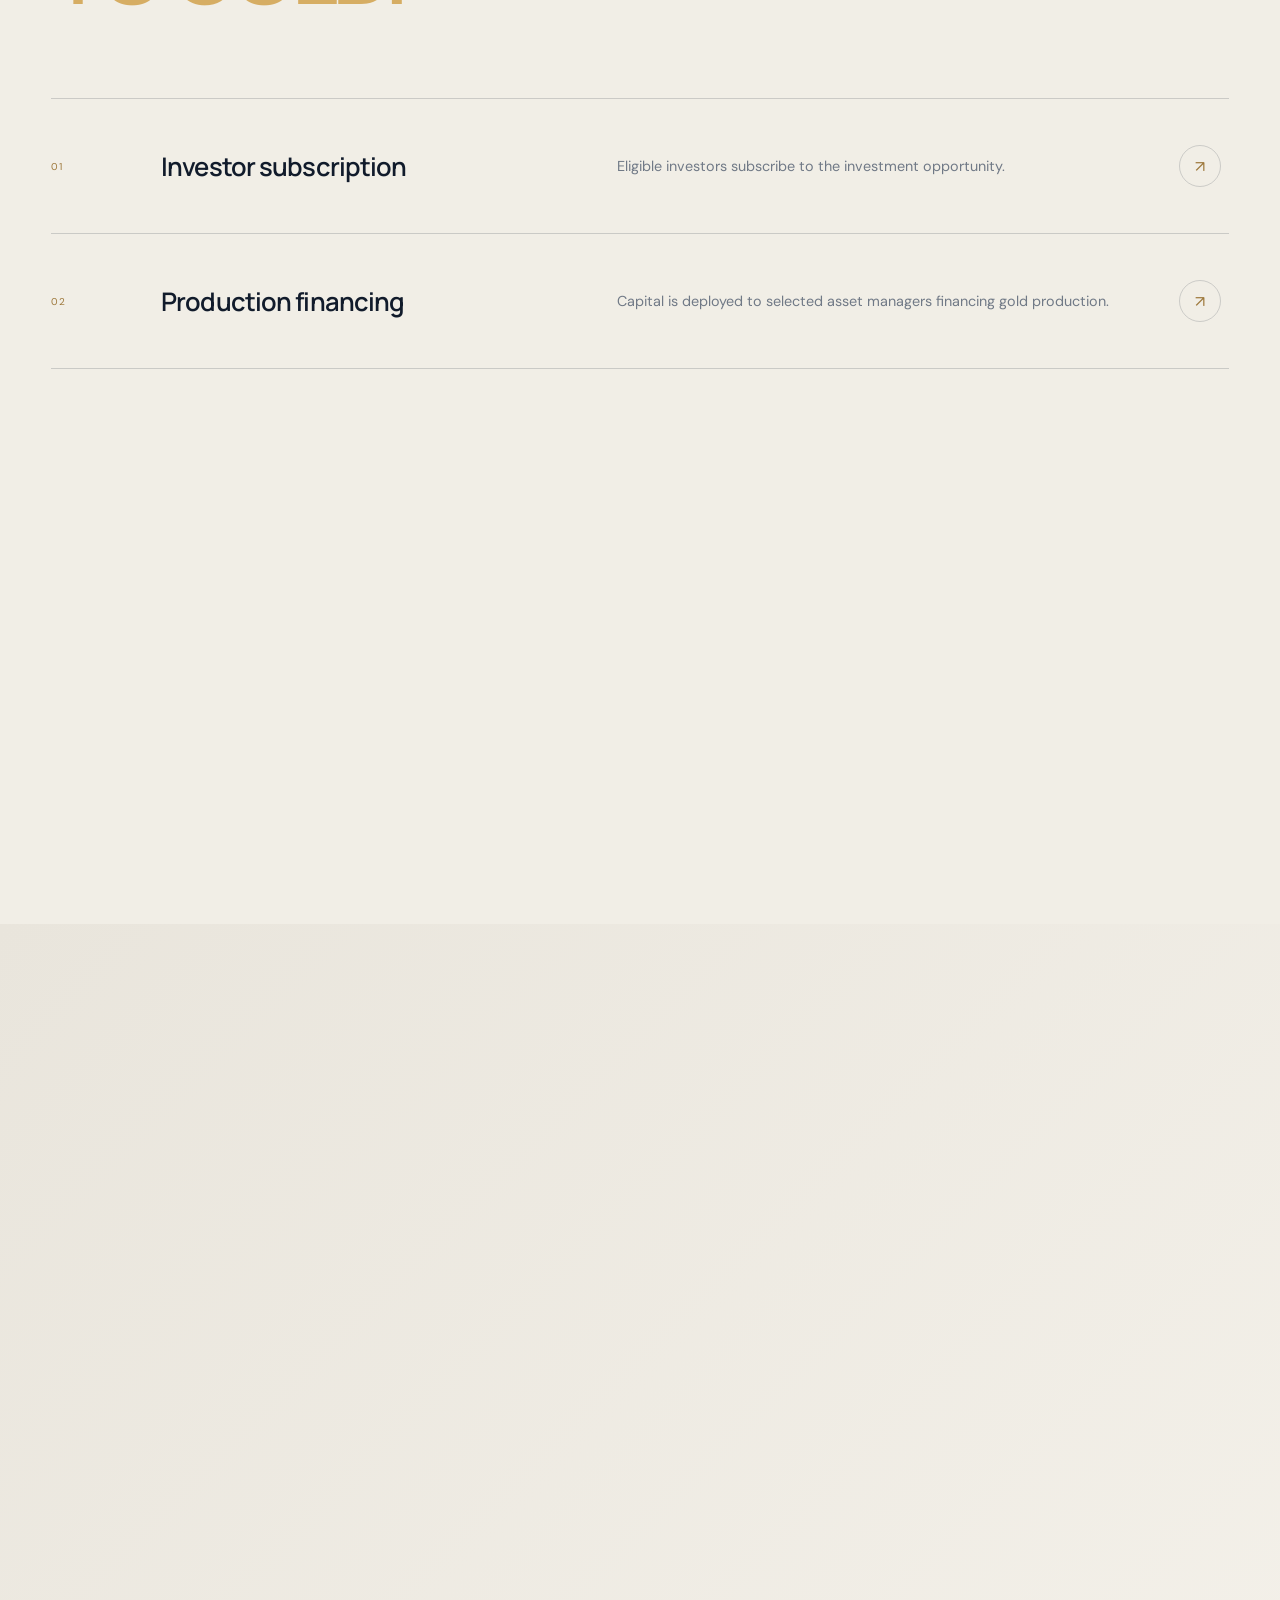
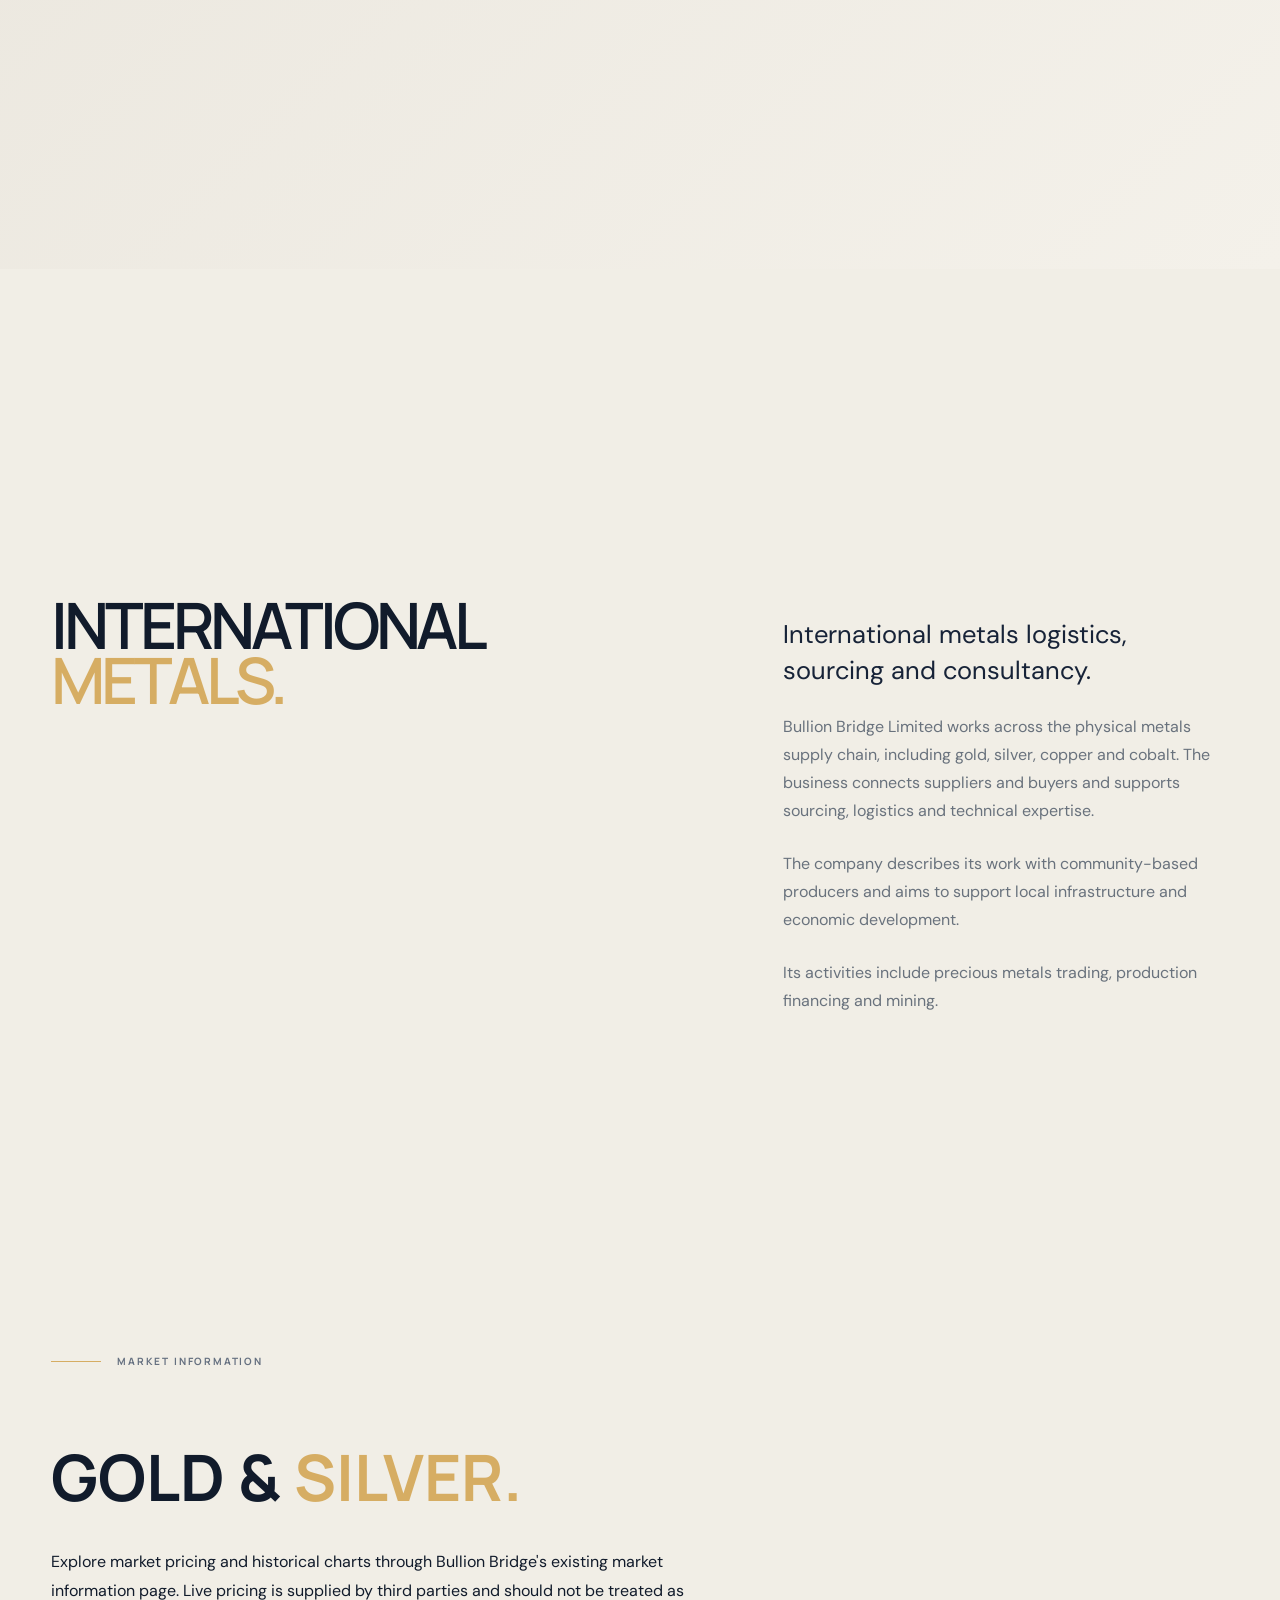
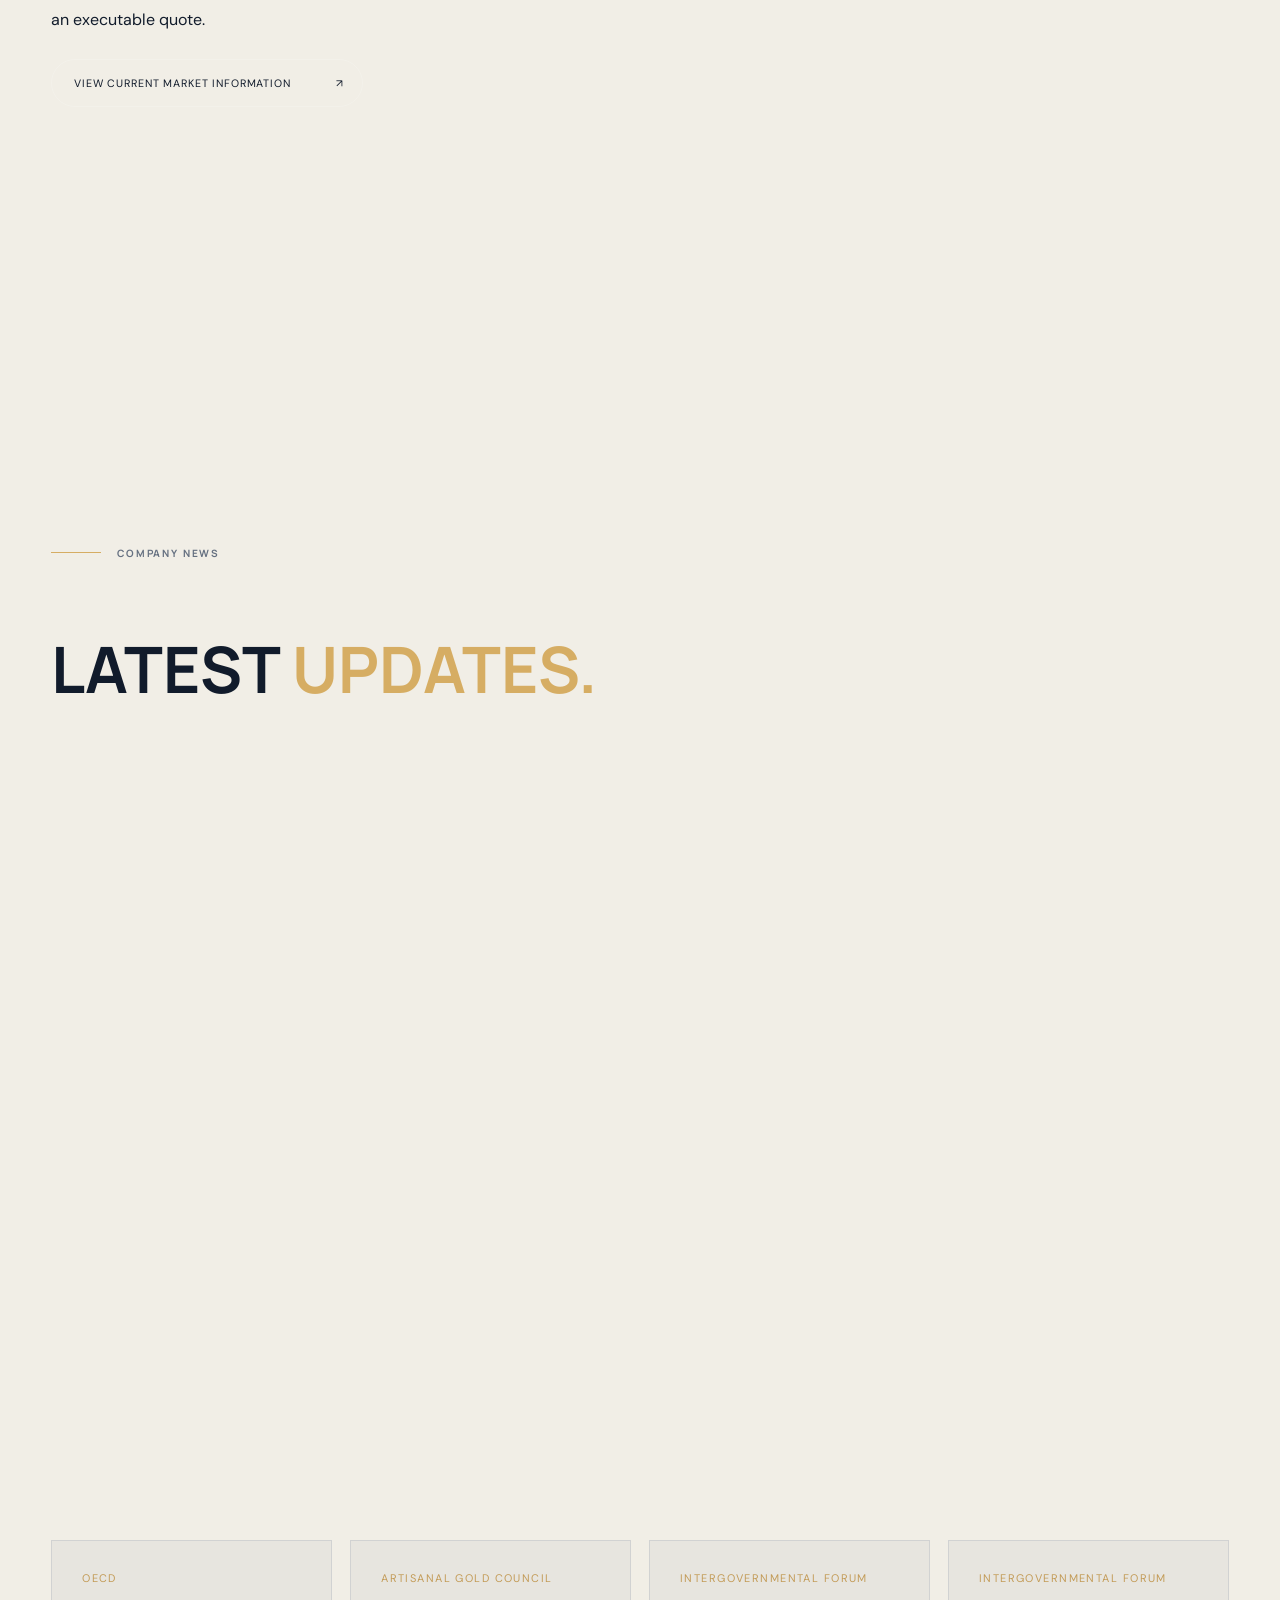
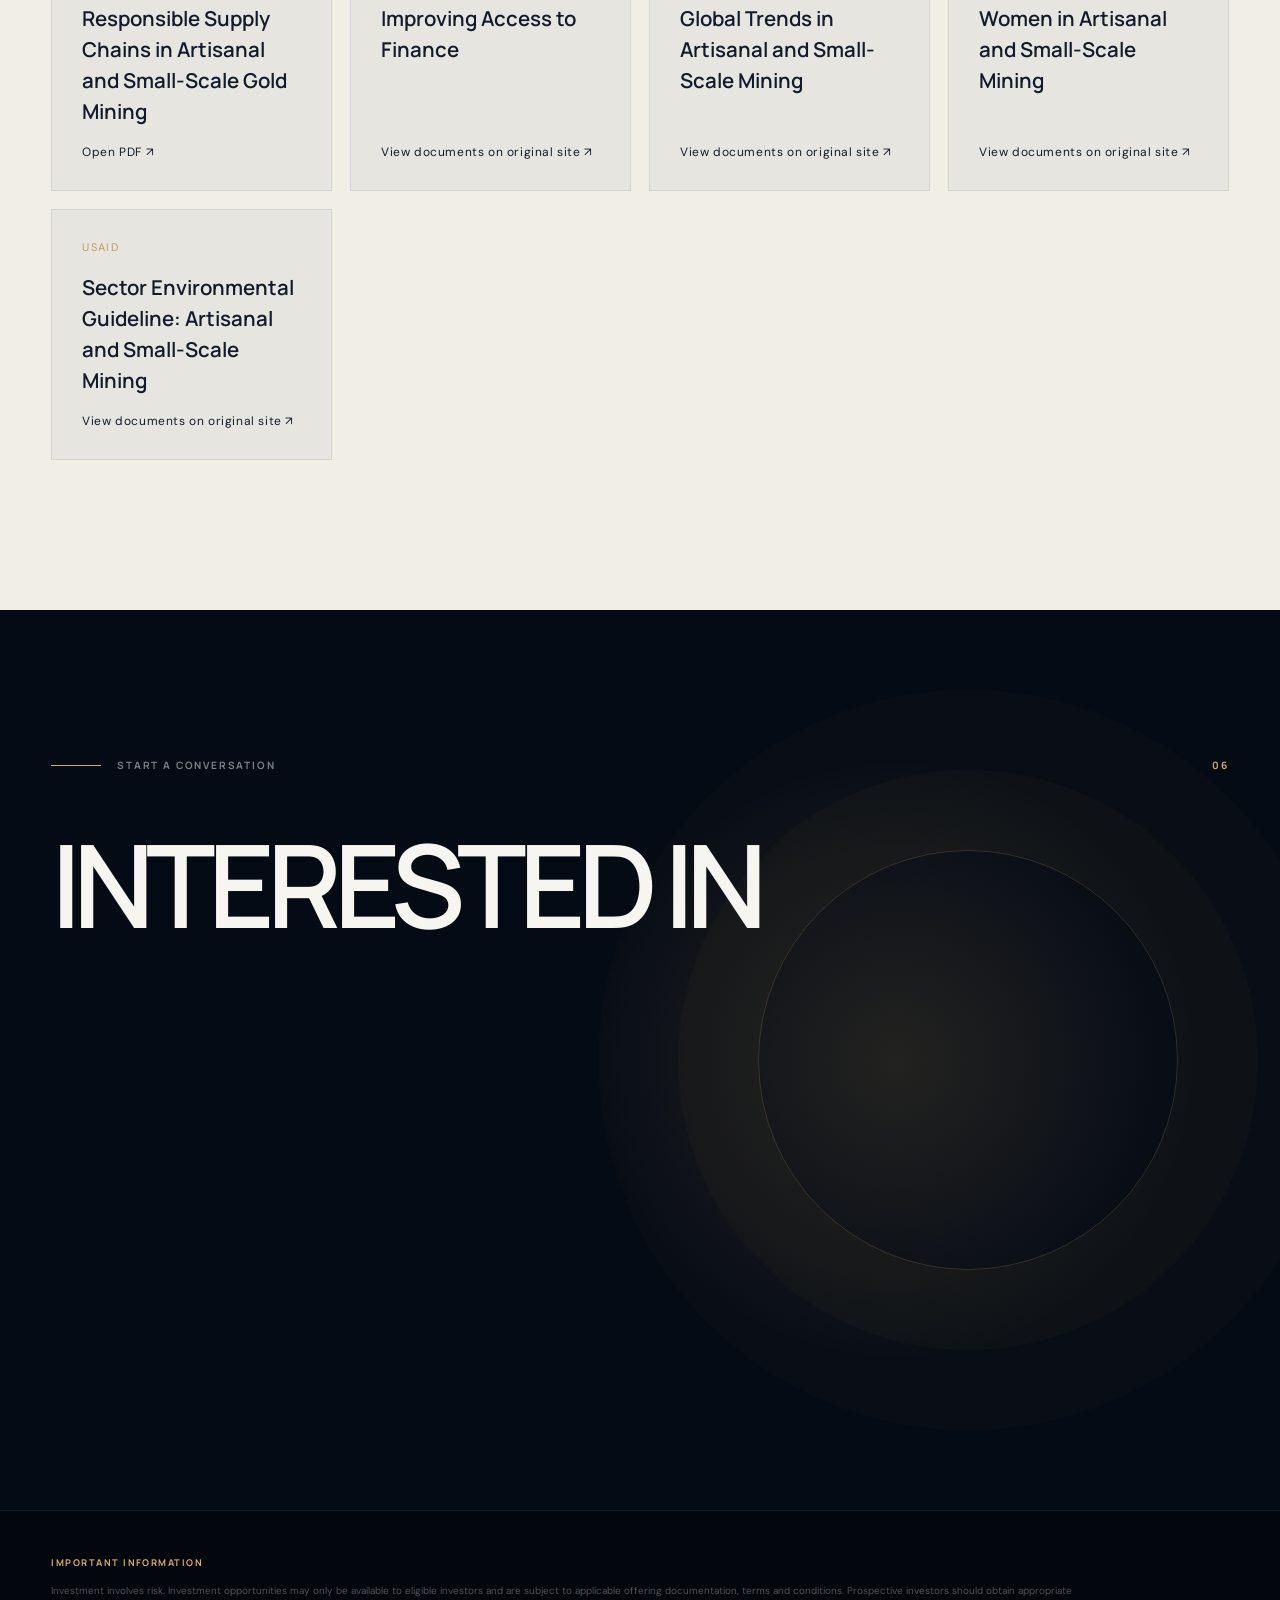
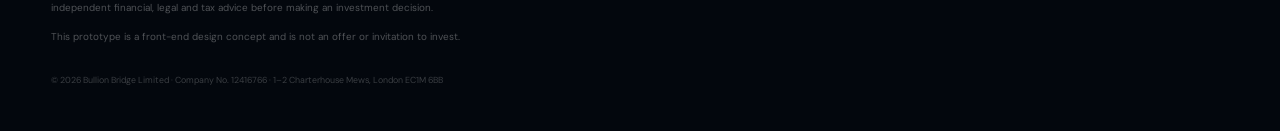
<file: about.html>
<!DOCTYPE html>
<html lang="en">

<head>
    <meta charset="UTF-8">

    <meta name="viewport" content="width=device-width, initial-scale=1.0">

    <meta
        name="description"
        content="Bullion Bridge — connecting professional capital with opportunities across the physical precious metals supply chain."
    >

    <title>Bullion Bridge | Precious Metals Investment</title>

    <!-- Google Fonts -->
    <link rel="preconnect" href="https://fonts.googleapis.com">
    <link rel="preconnect" href="https://fonts.gstatic.com" crossorigin>

    <link
        href="https://fonts.googleapis.com/css2?family=DM+Sans:wght@400;500;600&family=Manrope:wght@400;500;600;700;800&display=swap"
        rel="stylesheet"
    >

    <!-- CSS -->
    <link rel="stylesheet" href="css/style.css">
<style>
/* Additive styles for the new sections; original stylesheet stays intact. */
.bb-grid{display:grid;grid-template-columns:repeat(auto-fit,minmax(260px,1fr));gap:18px}
.bb-tile{display:flex;flex-direction:column;gap:18px;padding:30px;border:1px solid rgba(160,166,180,.3);background:rgba(100,115,140,.07);min-height:220px;transition:transform .25s,border-color .25s}
.bb-tile:hover{transform:translateY(-5px);border-color:#d6ad63}
.bb-tile small{font-size:11px;letter-spacing:.13em;color:#c39b57}
.bb-tile h3{font-size:clamp(1rem,1.6vw,1.35rem);line-height:1.5;font-weight:600}
.bb-tile span{margin-top:auto;font-size:12px;letter-spacing:.05em}
@media(max-width:1050px){.desktop-nav{gap:14px}.desktop-nav a{font-size:10px}}
/* Keep navigation accessible when more links are present. */
@media (max-width: 1250px) { .desktop-nav { gap: 10px; } .desktop-nav a { font-size: 10px; } }
</style>
</head>


<body>

    <!-- =========================================
         PAGE LOADER
    ========================================== -->

    <div class="loader" id="loader">

        <div class="loader-logo">
            <span>BULLION</span>
            <strong>BRIDGE</strong>
        </div>

        <div class="loader-line">
            <span></span>
        </div>

        <div class="loader-number">
            <span id="loader-number">0</span>%
        </div>

    </div>


    <!-- =========================================
         BACKGROUND
    ========================================== -->

    <div class="site-background">

        <div class="background-glow glow-one"></div>
        <div class="background-glow glow-two"></div>

        <div class="background-grid"></div>

    </div>


    <!-- =========================================
         SCROLL PROGRESS
    ========================================== -->

    <div class="scroll-progress">

        <div
            class="scroll-progress-bar"
            id="scroll-progress-bar"
        ></div>

    </div>


    <!-- =========================================
         HEADER
    ========================================== -->

    <header class="site-header" id="site-header">

        <div class="header-inner">

            <!-- Logo -->

            <a
                href="index.html"
                class="brand"
                aria-label="Bullion Bridge home"
            >

                <span class="brand-mark">
                    BB
                </span>

                <span class="brand-name">

                    <strong>BULLION</strong>
                    <small>BRIDGE</small>

                </span>

            </a>


            <!-- Desktop Navigation -->

            <nav
                class="desktop-nav"
                aria-label="Main navigation"
            >

                <a href="index.html">Home</a>
                <a href="about.html">About Us</a>
                <a href="markets.html">Markets</a>

                <a href="index.html#opportunity">
                    Opportunity
                </a>

                <a href="index.html#bond">
                    Gold Bond
                </a>

                <a href="index.html#process">
                    How it works
                </a>

                <a href="index.html#responsible">
                    Responsible sourcing
                </a>

            </nav>


            <a href="news.html" class="header-contact" style="padding:10px 16px">News</a>
            <a href="documents.html" class="header-contact" style="padding:10px 16px">Documents</a>
            <!-- CTA -->

            <a
                href="index.html#contact"
                class="header-contact"
            >

                <span>Speak to us</span>

                <span class="header-contact-arrow">
                    ↗
                </span>

            </a>


            <!-- Mobile Menu Button -->

            <button
                class="menu-button"
                id="menu-button"
                type="button"
                aria-label="Open navigation"
                aria-expanded="false"
            >

                <span></span>
                <span></span>

            </button>

        </div>


        <!-- Mobile Menu -->

        <div
            class="mobile-menu"
            id="mobile-menu"
        >

            <a href="index.html">Home</a>
            <a href="about.html">About Us</a>
            <a href="markets.html">Markets</a>

            <a href="index.html#opportunity">
                Opportunity
            </a>

            <a href="index.html#bond">
                Gold Bond
            </a>

            <a href="index.html#process">
                How it works
            </a>

            <a href="index.html#responsible">
                Responsible sourcing
            </a>

            <a href="news.html">News</a>
            <a href="documents.html">Documents</a>
            <a href="index.html#contact">
                Speak to us
            </a>

        </div>

    </header>


    <!-- =========================================
         SIDE NAVIGATION
    ========================================== -->

    <aside class="side-navigation">

        <span class="side-number">
            01
        </span>

        <div class="side-line">

            <span id="side-line-progress"></span>

        </div>

        <span class="side-number">
            06
        </span>

    </aside>


    <!-- =========================================
         MAIN
    ========================================== -->

    <main>


        <!-- =====================================
             01 — HERO
        ====================================== -->

        <section
            class="story-section hero-section"
            id="home"
            data-section="01"
        >

            <div class="section-orb orb-one"></div>

            <div class="section-content hero-content">


                <!-- Small heading -->

                <div class="section-label reveal">

                    <span class="label-line"></span>

                    <span>
                        PRECIOUS METALS
                    </span>

                    <span class="label-number">
                        01
                    </span>

                </div>


                <!-- Hero title -->

                <h1 class="hero-title">

                    <span class="title-line reveal">
                        BRIDGING
                    </span>

                    <span class="title-line reveal">
                        CAPITAL WITH
                    </span>

                    <span class="title-line gold-text reveal">
                        PHYSICAL GOLD.
                    </span>

                </h1>


                <!-- Description -->

                <div class="hero-bottom">

                    <p class="hero-description reveal">

                        Bullion Bridge connects professional
                        capital with opportunities across the
                        production, purchase and refining of
                        physical precious metals.

                    </p>


                    <a
                        href="index.html#opportunity"
                        class="scroll-indicator reveal"
                    >

                        <span class="scroll-circle">
                            ↓
                        </span>

                        <span>
                            DISCOVER
                        </span>

                    </a>

                </div>


                <!-- Hero meta -->

                <div class="hero-meta reveal">

                    <span>
                        LONDON
                    </span>

                    <span>
                        PRECIOUS METALS
                    </span>

                    <span>
                        EST. 2020
                    </span>

                </div>

            </div>

        </section>


        <!-- =====================================
             02 — OPPORTUNITY
        ====================================== -->

        <section
            class="story-section opportunity-section"
            id="opportunity"
            data-section="02"
        >

            <div class="section-content">


                <div class="section-label reveal">

                    <span class="label-line"></span>

                    <span>
                        THE OPPORTUNITY
                    </span>

                    <span class="label-number">
                        02
                    </span>

                </div>


                <div class="split-layout">


                    <!-- Left -->

                    <div class="split-title">

                        <h2>

                            <span class="reveal">
                                REAL
                            </span>

                            <span class="reveal">
                                ASSETS.
                            </span>

                            <span class="gold-text reveal">
                                REAL PROCESS.
                            </span>

                        </h2>

                    </div>


                    <!-- Right -->

                    <div class="split-copy">

                        <p class="large-text reveal">

                            Precious metals begin with
                            physical production.

                        </p>

                        <p class="reveal">

                            Bullion Bridge provides access to
                            opportunities linked to financing
                            across the physical gold supply
                            chain.

                        </p>

                        <p class="reveal">

                            Capital can be deployed through
                            selected asset managers to finance
                            gold production and the purchase
                            of gold doré from vetted mining
                            facilities.

                        </p>


                        <div class="opportunity-stats reveal">


                            <div class="stat">

                                <span class="stat-value">
                                    3
                                </span>

                                <span class="stat-label">
                                    MINING LICENCES IN TANZANIA
                                </span>

                            </div>


                            <div class="stat">

                                <span class="stat-value">
                                    ~30
                                </span>

                                <span class="stat-label">
                                    DAY PRODUCTION CYCLE
                                </span>

                            </div>


                        </div>

                    </div>

                </div>

            </div>

        </section>


        <!-- =====================================
             03 — GOLD BOND
        ====================================== -->

        <section
            class="story-section bond-section"
            id="bond"
            data-section="03"
        >

            <div class="bond-glow"></div>


            <div class="section-content">


                <div class="section-label light reveal">

                    <span class="label-line"></span>

                    <span>
                        CURRENT OPPORTUNITY
                    </span>

                    <span class="label-number">
                        03
                    </span>

                </div>


                <div class="bond-layout">


                    <!-- Bond copy -->

                    <div class="bond-copy">

                        <span class="bond-small reveal">
                            GOLD BOND
                        </span>


                        <h2>

                            <span class="reveal">
                                FIXED
                            </span>

                            <span class="gold-text reveal">
                                RETURN.
                            </span>

                        </h2>


                        <p class="reveal">

                            A fixed-term investment opportunity
                            connected to the financing of
                            physical precious metals production.

                        </p>


                        <a
                            href="index.html#process"
                            class="outline-button reveal"
                        >

                            <span>
                                Explore the process
                            </span>

                            <span>
                                →
                            </span>

                        </a>

                    </div>


                    <!-- Rate -->

                    <div class="rate-display reveal">

                        <span class="rate-label">
                            FIXED ANNUAL RATE
                        </span>

                        <div class="rate-number">

                            <strong>
                                9
                            </strong>

                            <span>
                                %
                            </span>

                        </div>

                        <span class="rate-pa">
                            PER ANNUM
                        </span>

                    </div>

                </div>


                <!-- Bond details -->

                <div class="bond-details reveal">


                    <div class="bond-detail">

                        <span>
                            DENOMINATIONS
                        </span>

                        <strong>
                            FROM 10,000
                        </strong>

                    </div>


                    <div class="bond-detail">

                        <span>
                            CURRENCIES
                        </span>

                        <strong>
                            EUR · GBP · USD
                        </strong>

                    </div>


                    <div class="bond-detail">

                        <span>
                            INTEREST
                        </span>

                        <strong>
                            FIXED RATE
                        </strong>

                    </div>


                    <div class="bond-detail">

                        <span>
                            EARLY REDEMPTION
                        </span>

                        <strong>
                            NOT AVAILABLE
                        </strong>

                    </div>


                </div>

            </div>

        </section>


        <!-- =====================================
             04 — HOW IT WORKS
        ====================================== -->

        <section
            class="story-section process-section"
            id="process"
            data-section="04"
        >

            <div class="section-content">


                <div class="section-label reveal">

                    <span class="label-line"></span>

                    <span>
                        THE PROCESS
                    </span>

                    <span class="label-number">
                        04
                    </span>

                </div>


                <div class="process-heading">

                    <h2>

                        <span class="reveal">
                            FROM CAPITAL
                        </span>

                        <span class="gold-text reveal">
                            TO GOLD.
                        </span>

                    </h2>


                    <p class="reveal">

                        A physical supply chain connecting
                        investment capital with production,
                        transport, assay and refining.

                    </p>

                </div>


                <!-- Process -->

                <div class="process-list">


                    <article class="process-row reveal">

                        <span class="process-number">
                            01
                        </span>

                        <h3>
                            Investor subscription
                        </h3>

                        <p>
                            Eligible investors subscribe to
                            the investment opportunity.
                        </p>

                        <span class="process-arrow">
                            ↗
                        </span>

                    </article>


                    <article class="process-row reveal">

                        <span class="process-number">
                            02
                        </span>

                        <h3>
                            Production financing
                        </h3>

                        <p>
                            Capital is deployed to selected
                            asset managers financing gold
                            production.
                        </p>

                        <span class="process-arrow">
                            ↗
                        </span>

                    </article>


                    <article class="process-row reveal">

                        <span class="process-number">
                            03
                        </span>

                        <h3>
                            Gold doré production
                        </h3>

                        <p>
                            Gold doré is produced through
                            vetted operating mining
                            facilities.
                        </p>

                        <span class="process-arrow">
                            ↗
                        </span>

                    </article>


                    <article class="process-row reveal">

                        <span class="process-number">
                            04
                        </span>

                        <h3>
                            Assay & refining
                        </h3>

                        <p>
                            Material moves through transport,
                            testing and established refinery
                            channels.
                        </p>

                        <span class="process-arrow">
                            ↗
                        </span>

                    </article>


                    <article class="process-row reveal">

                        <span class="process-number">
                            05
                        </span>

                        <h3>
                            Maturity
                        </h3>

                        <p>
                            Capital and applicable interest
                            are paid following maturity in
                            accordance with the bond terms.
                        </p>

                        <span class="process-arrow">
                            ↗
                        </span>

                    </article>


                </div>

            </div>

        </section>


        <!-- =====================================
             05 — RESPONSIBLE SOURCING
        ====================================== -->

        <section
            class="story-section responsible-section"
            id="responsible"
            data-section="05"
        >

            <div class="section-content">


                <div class="section-label reveal">

                    <span class="label-line"></span>

                    <span>
                        RESPONSIBLE SOURCING
                    </span>

                    <span class="label-number">
                        05
                    </span>

                </div>


                <div class="responsible-layout">


                    <div>

                        <h2>

                            <span class="reveal">
                                GOLD WITH
                            </span>

                            <span class="gold-text reveal">
                                RESPONSIBILITY.
                            </span>

                        </h2>

                    </div>


                    <div class="responsible-copy">

                        <p class="large-text reveal">

                            Responsibility should extend
                            throughout the supply chain.

                        </p>

                        <p class="reveal">

                            Due diligence, sourcing standards
                            and operational oversight are
                            important considerations within
                            the precious metals industry.

                        </p>


                        <div class="location-list reveal">


                            <div>

                                <span>
                                    01
                                </span>

                                <strong>
                                    EUROPE
                                </strong>

                                <small>
                                    REFINING
                                </small>

                            </div>


                            <div>

                                <span>
                                    02
                                </span>

                                <strong>
                                    DUBAI
                                </strong>

                                <small>
                                    REFINING
                                </small>

                            </div>


                            <div>

                                <span>
                                    03
                                </span>

                                <strong>
                                    HONG KONG
                                </strong>

                                <small>
                                    REFINING
                                </small>

                            </div>


                        </div>

                    </div>

                </div>

            </div>

        </section>


        <!-- =====================================
             06 — CONTACT
        ====================================== -->


<!-- Expanded official-site content. Existing CSS/JS retained. -->
<section class="story-section opportunity-section" id="company" data-section="05">
  <div class="section-content">
    <div class="section-label reveal"><span class="label-line"></span><span>ABOUT BULLION BRIDGE</span></div>
    <div class="split-layout"><div class="split-title"><h2 class="reveal" style="font-size:clamp(2.8rem,5vw,5.5rem)">INTERNATIONAL <span class="gold-text">METALS.</span></h2></div>
    <div class="split-copy"><p class="large-text reveal">International metals logistics, sourcing and consultancy.</p>
    <p class="reveal">Bullion Bridge Limited works across the physical metals supply chain, including gold, silver, copper and cobalt. The business connects suppliers and buyers and supports sourcing, logistics and technical expertise.</p>
    <p class="reveal">The company describes its work with community-based producers and aims to support local infrastructure and economic development.</p>
    <p class="reveal">Its activities include precious metals trading, production financing and mining.</p></div></div>
  </div>
</section>
<section class="story-section process-section" id="markets" data-section="06">
 <div class="section-content"><div class="section-label reveal"><span class="label-line"></span><span>MARKET INFORMATION</span></div>
 <h2 class="reveal" style="font-size:clamp(2.5rem,5vw,5rem);margin-bottom:28px">GOLD &amp; <span class="gold-text">SILVER.</span></h2>
 <p class="reveal" style="max-width:650px;line-height:1.8">Explore market pricing and historical charts through Bullion Bridge's existing market information page. Live pricing is supplied by third parties and should not be treated as an executable quote.</p>
 <a class="outline-button reveal" href="https://www.bullionbridge.com/" target="_blank" rel="noopener noreferrer" style="display:inline-flex;margin-top:25px"><span>View current market information</span><span>↗</span></a>
 </div>
</section>
<section class="story-section opportunity-section" id="news" data-section="07">
 <div class="section-content"><div class="section-label reveal"><span class="label-line"></span><span>COMPANY NEWS</span></div>
 <h2 class="reveal" style="font-size:clamp(2.5rem,5vw,5rem);margin-bottom:32px">LATEST <span class="gold-text">UPDATES.</span></h2>
 <div class="bb-grid">
 <a class="bb-tile reveal" href="https://www.bullionbridge.com/" target="_blank" rel="noopener noreferrer"><small>01 JUL 2025</small><h3>Nicolas Cabrera appointed as Global Logistics Manager</h3><span>Read on Bullion Bridge ↗</span></a>
 <a class="bb-tile reveal" href="https://www.bullionbridge.com/2025/04/02/watch-these-gold-price-levels-as-precious-metal-keeps-hitting-record-highs/" target="_blank" rel="noopener noreferrer"><small>02 APR 2025</small><h3>Watch these gold price levels as precious metal keeps hitting record highs</h3><span>Read article ↗</span></a>
 <a class="bb-tile reveal" href="https://www.bullionbridge.com/2025/03/26/bofa-raises-gold-price-forecasts-for-2025-2026/" target="_blank" rel="noopener noreferrer"><small>26 MAR 2025</small><h3>BofA raises gold price forecasts for 2025 and 2026</h3><span>Read article ↗</span></a>
 </div></div>
</section>
<section class="story-section process-section" id="documents" data-section="08">
 <div class="section-content"><div class="section-label reveal"><span class="label-line"></span><span>RESEARCH &amp; DOCUMENTS</span></div>
 <h2 class="reveal" style="font-size:clamp(2.5rem,5vw,5rem);margin-bottom:32px">INDUSTRY <span class="gold-text">RESOURCES.</span></h2>
 <div class="bb-grid">
 <a class="bb-tile reveal" href="https://www.bullionbridge.com/wp-content/uploads/2020/05/OECD-Report-Responsible-Supply-Chains-in-Artisanal-and-Small-Scale-Gold-Mining.pdf" target="_blank" rel="noopener noreferrer"><small>OECD</small><h3>Responsible Supply Chains in Artisanal and Small-Scale Gold Mining</h3><span>Open PDF ↗</span></a>
 <a class="bb-tile reveal" href="https://www.bullionbridge.com/" target="_blank" rel="noopener noreferrer"><small>ARTISANAL GOLD COUNCIL</small><h3>Improving Access to Finance</h3><span>View documents on original site ↗</span></a>
 <a class="bb-tile reveal" href="https://www.bullionbridge.com/" target="_blank" rel="noopener noreferrer"><small>INTERGOVERNMENTAL FORUM</small><h3>Global Trends in Artisanal and Small-Scale Mining</h3><span>View documents on original site ↗</span></a>
 <a class="bb-tile reveal" href="https://www.bullionbridge.com/" target="_blank" rel="noopener noreferrer"><small>INTERGOVERNMENTAL FORUM</small><h3>Women in Artisanal and Small-Scale Mining</h3><span>View documents on original site ↗</span></a>
 <a class="bb-tile reveal" href="https://www.bullionbridge.com/" target="_blank" rel="noopener noreferrer"><small>USAID</small><h3>Sector Environmental Guideline: Artisanal and Small-Scale Mining</h3><span>View documents on original site ↗</span></a>
 </div></div>
</section>

        <section
            class="story-section contact-section"
            id="contact"
            data-section="06"
        >

            <div class="contact-glow"></div>


            <div class="section-content contact-content">


                <div class="section-label light reveal">

                    <span class="label-line"></span>

                    <span>
                        START A CONVERSATION
                    </span>

                    <span class="label-number">
                        06
                    </span>

                </div>


                <h2 class="contact-title">

                    <span class="reveal">
                        INTERESTED IN
                    </span>

                    <span class="reveal">
                        LEARNING
                    </span>

                    <span class="gold-text reveal">
                        MORE?
                    </span>

                </h2>


                <div class="contact-bottom">


                    <p class="reveal">

                        Speak with a Bullion Bridge
                        representative to learn more about
                        current opportunities, eligibility
                        and applicable documentation.

                    </p>


                    <a
                        href="mailto:hello@bullionbridge.com"
                        class="contact-button reveal"
                    >

                        <span>
                            SPEAK TO US
                        </span>

                        <span class="contact-button-circle">
                            ↗
                        </span>

                    </a>


                </div>


                <div class="contact-footer reveal">


                    <div class="footer-brand">

                        <strong>
                            BULLION
                        </strong>

                        <span>
                            BRIDGE
                        </span>

                    </div>


                    <div class="footer-location">

                        <span>
                            LONDON
                        </span>

                        <span>
                            UNITED KINGDOM
                        </span>

                    </div>


                    <a href="#home">
                        BACK TO TOP ↑
                    </a>


                </div>

            </div>

        </section>


        <!-- =====================================
             RISK INFORMATION
        ====================================== -->

        <section class="risk-section">

            <div class="risk-inner">

                <strong>
                    IMPORTANT INFORMATION
                </strong>

                <p>
                    Investment involves risk. Investment
                    opportunities may only be available to
                    eligible investors and are subject to
                    applicable offering documentation, terms
                    and conditions. Prospective investors
                    should obtain appropriate independent
                    financial, legal and tax advice before
                    making an investment decision.
                </p>

                <p>
                    This prototype is a front-end design
                    concept and is not an offer or invitation
                    to invest.
                </p>

                <span>
                    © 2026 Bullion Bridge Limited · Company No. 12416766 · 1–2 Charterhouse Mews, London EC1M 6BB
                </span>

            </div>

        </section>


    </main>


    <!-- =========================================
         CUSTOM CURSOR
    ========================================== -->

    <div
        class="custom-cursor"
        id="custom-cursor"
    ></div>


    <div
        class="cursor-ring"
        id="cursor-ring"
    ></div>


    <!-- JavaScript -->

    <script src="js/script.js"></script>

</body>

</html>
</file>
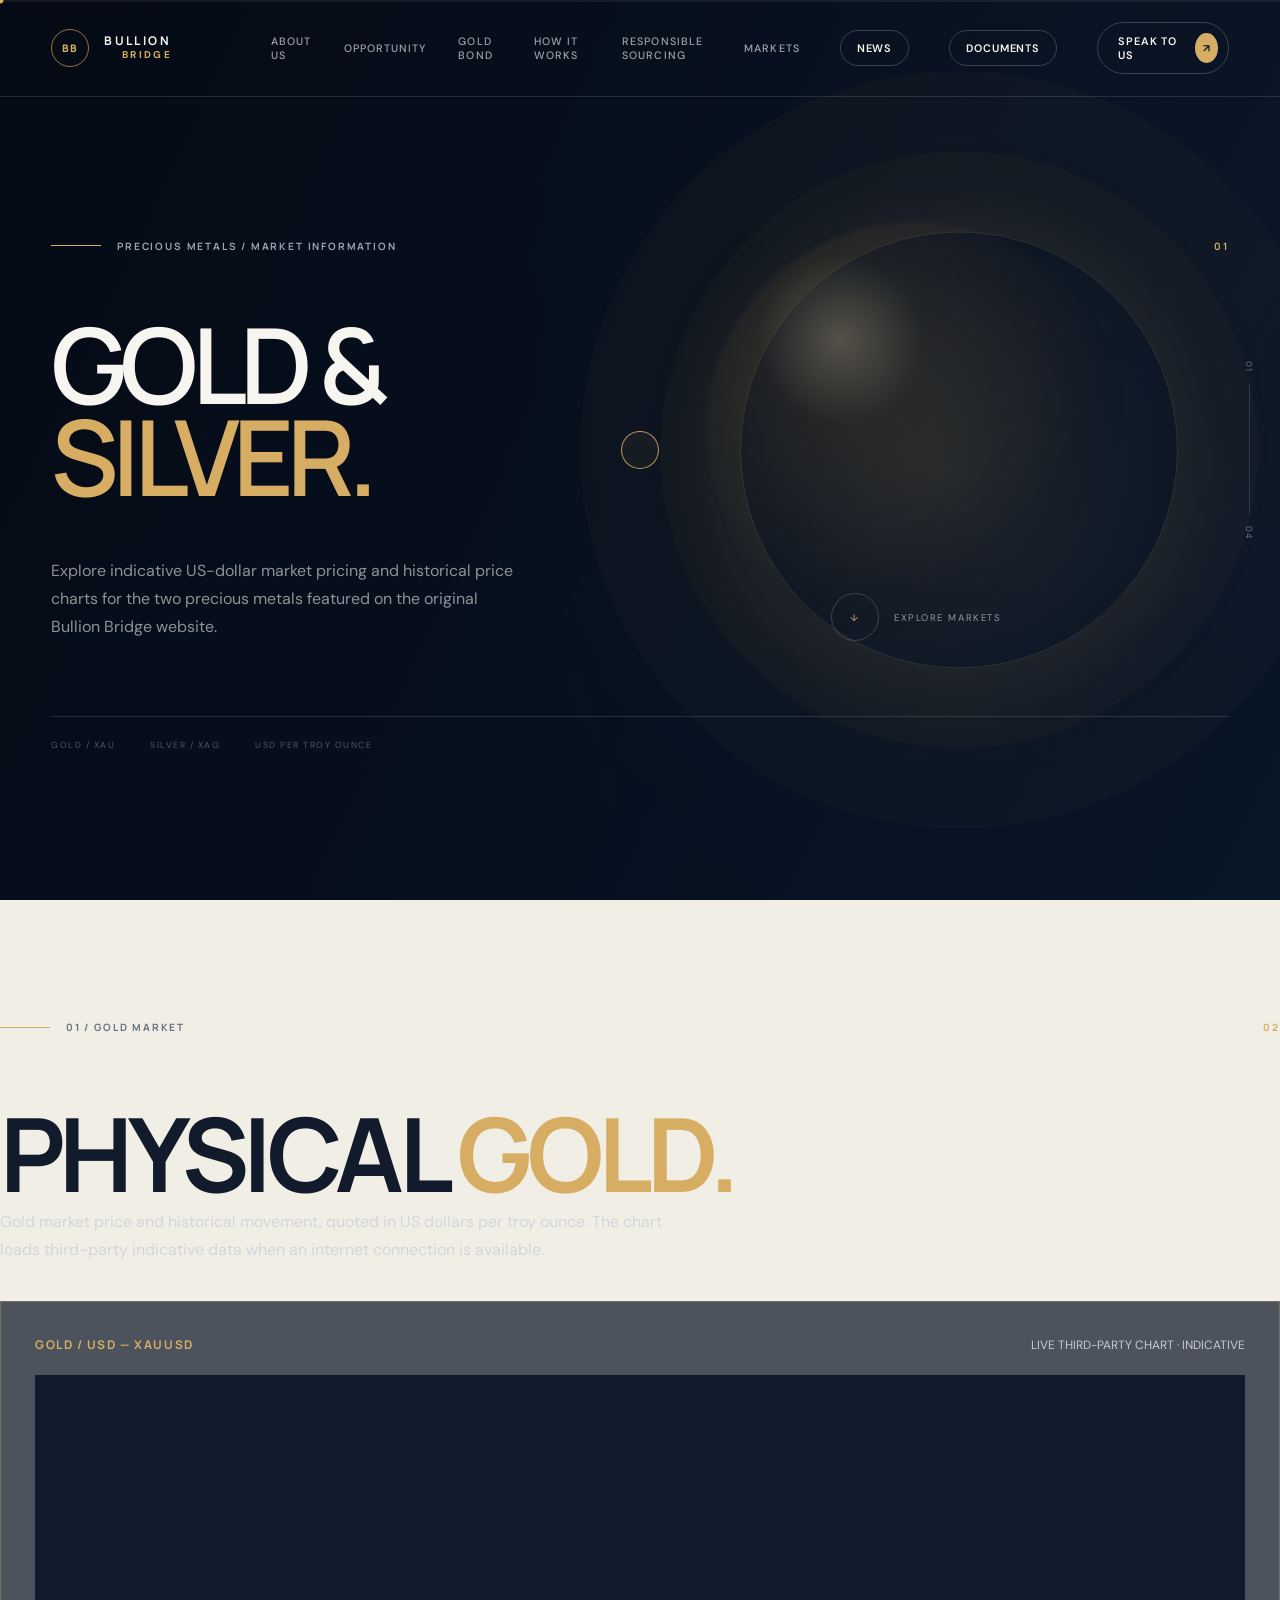
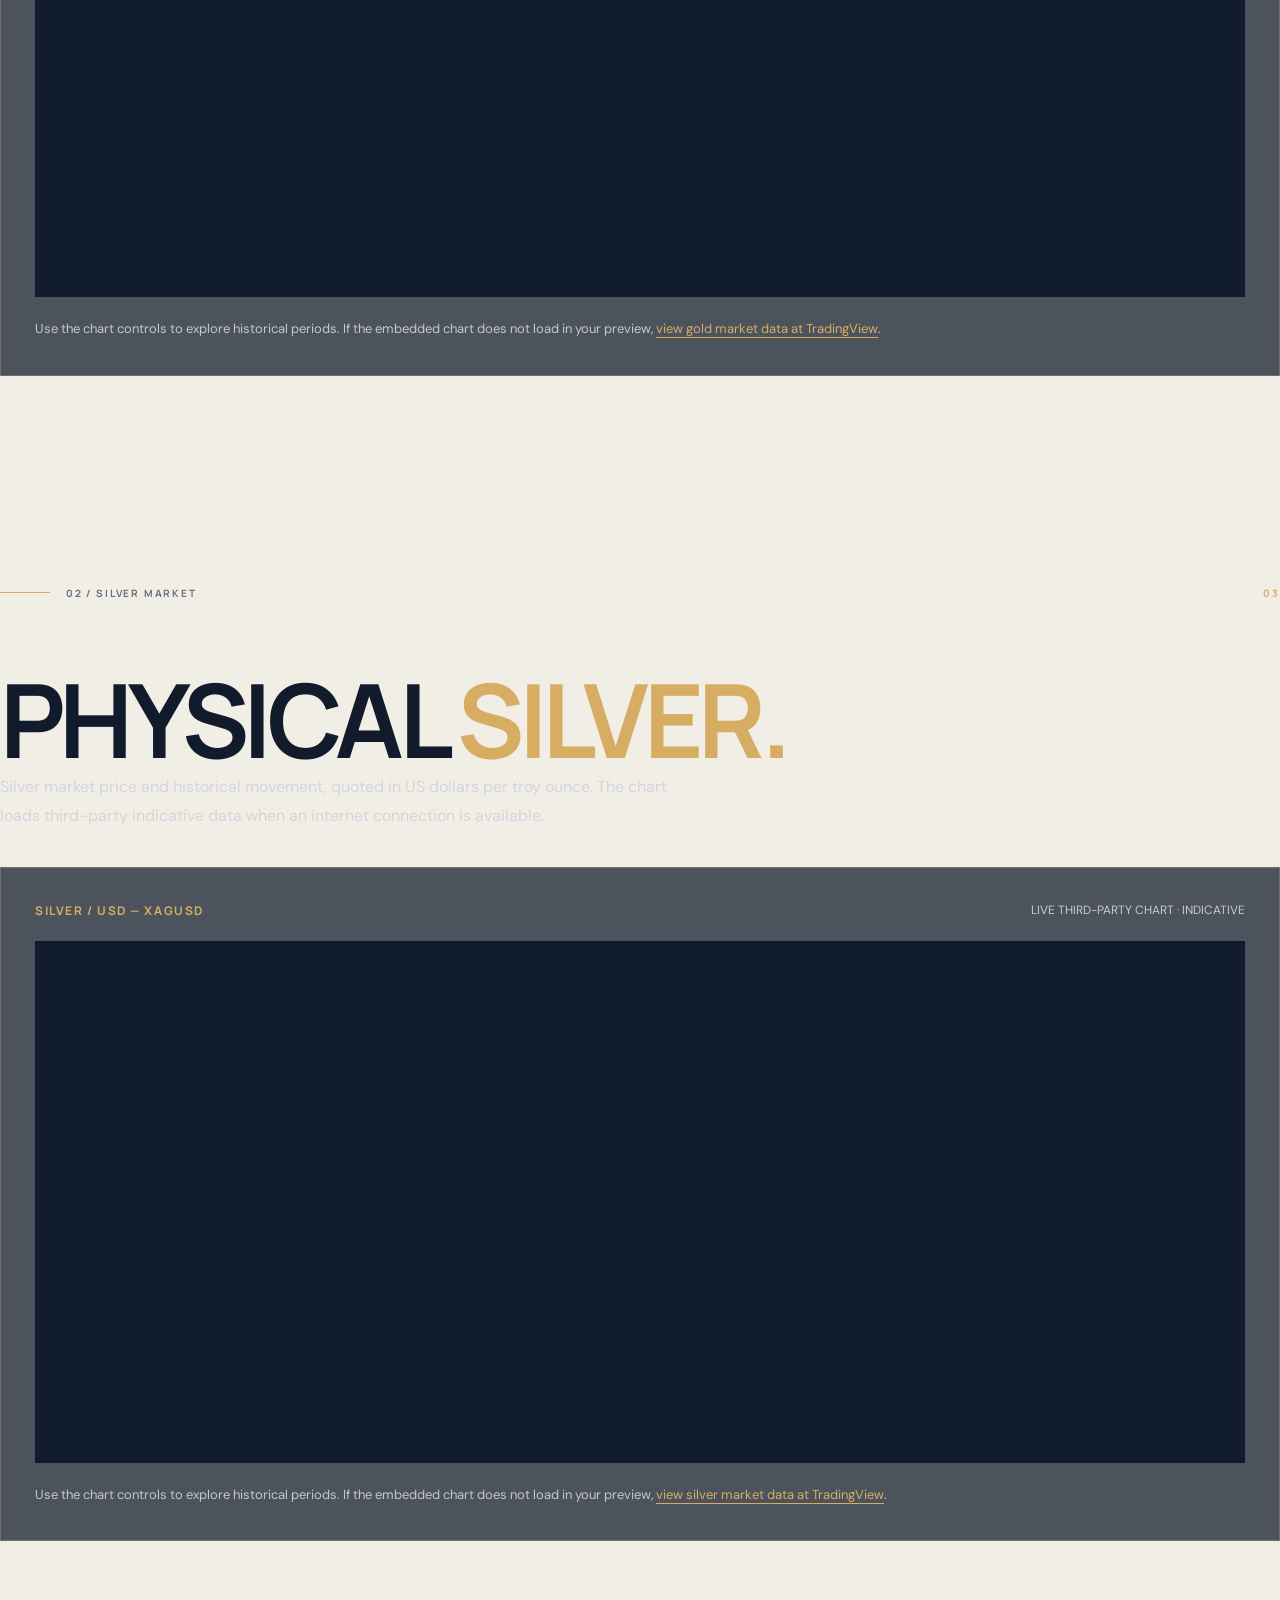
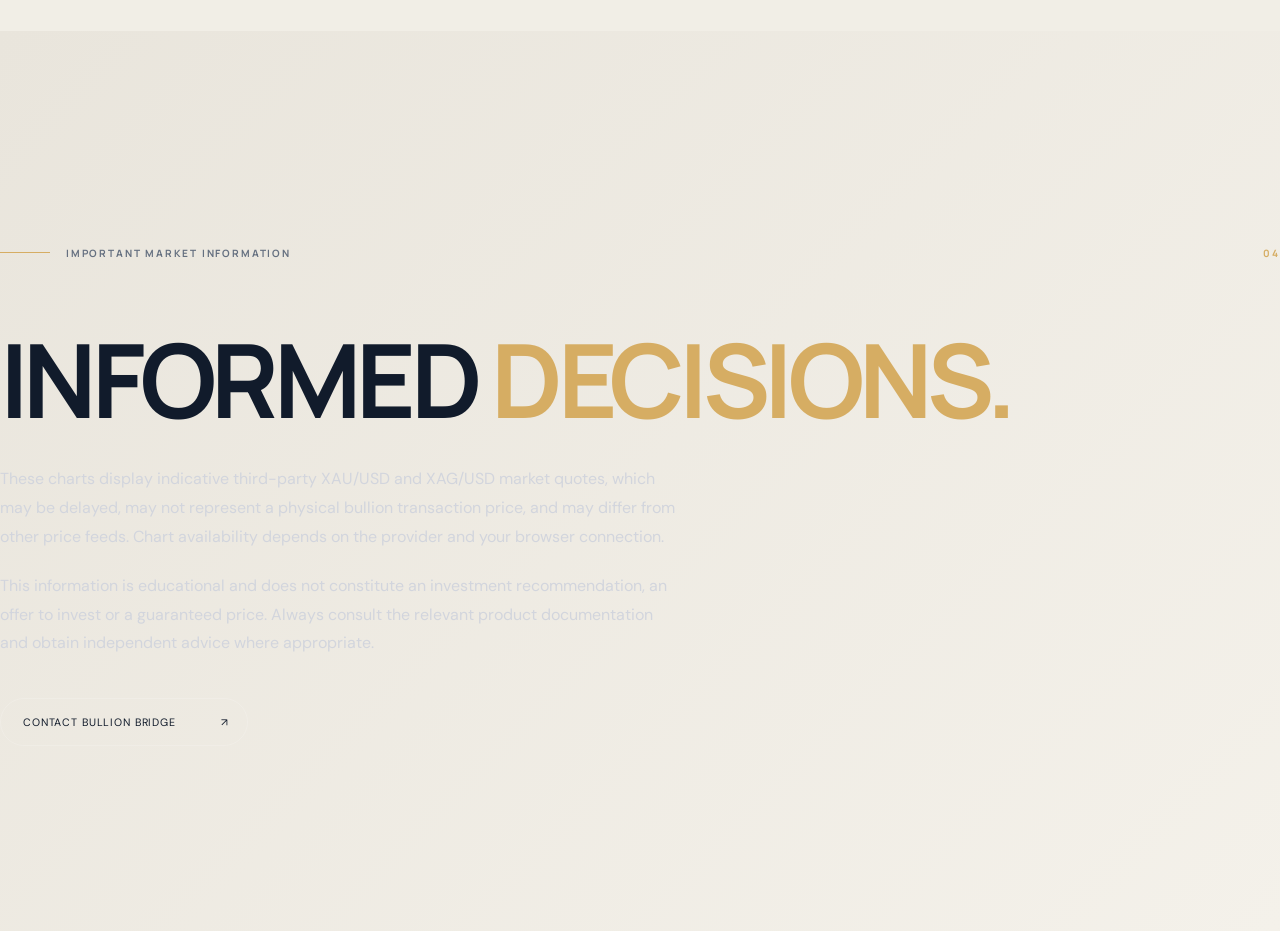
<file: markets.html>
<!DOCTYPE html>

<html lang="en">
<head>
<meta charset="utf-8"/>
<meta content="width=device-width, initial-scale=1.0" name="viewport"/>
<meta content="Bullion Bridge — connecting professional capital with opportunities across the physical precious metals supply chain." name="description"/>
<title>Gold &amp; Silver Markets | Bullion Bridge</title>
<!-- Google Fonts -->
<link href="https://fonts.googleapis.com" rel="preconnect"/>
<link crossorigin="" href="https://fonts.gstatic.com" rel="preconnect"/>
<link href="https://fonts.googleapis.com/css2?family=DM+Sans:wght@400;500;600&amp;family=Manrope:wght@400;500;600;700;800&amp;display=swap" rel="stylesheet"/>
<!-- CSS -->
<link href="css/style.css" rel="stylesheet"/>
<style>
/* Additive styles for the new sections; original stylesheet stays intact. */
.bb-grid{display:grid;grid-template-columns:repeat(auto-fit,minmax(260px,1fr));gap:18px}
.bb-tile{display:flex;flex-direction:column;gap:18px;padding:30px;border:1px solid rgba(160,166,180,.3);background:rgba(100,115,140,.07);min-height:220px;transition:transform .25s,border-color .25s}
.bb-tile:hover{transform:translateY(-5px);border-color:#d6ad63}
.bb-tile small{font-size:11px;letter-spacing:.13em;color:#c39b57}
.bb-tile h3{font-size:clamp(1rem,1.6vw,1.35rem);line-height:1.5;font-weight:600}
.bb-tile span{margin-top:auto;font-size:12px;letter-spacing:.05em}
@media(max-width:1050px){.desktop-nav{gap:14px}.desktop-nav a{font-size:10px}}
</style>
<style>
/* Cinematic news: additive only; original homepage CSS and JS are unchanged. */
.news-hero-cine .hero-title{font-size:clamp(4rem,10vw,10rem)}
.news-story-section{min-height:100vh;display:flex;align-items:center;padding:110px 0}
.news-feature-grid{display:grid;grid-template-columns:1.08fr 1fr;gap:clamp(32px,5vw,95px);align-items:center;margin-top:44px}
.news-feature-grid.news-reverse .news-image-wrap{order:2}
.news-image-wrap{height:clamp(300px,43vw,580px);position:relative;overflow:hidden;border:1px solid rgba(212,171,104,.3)}
.news-image-wrap:after{content:"";position:absolute;inset:0;background:linear-gradient(0deg,rgba(7,17,34,.4),transparent 65%);pointer-events:none}
.news-image-wrap img{display:block;width:100%;height:100%;object-fit:cover;transition:transform .9s ease}
.news-image-wrap:hover img{transform:scale(1.05)}
.news-meta{font-size:11px;letter-spacing:.2em;color:#d4ab68;font-weight:700}
.news-feature-copy h2{font-family:Manrope,sans-serif;font-size:clamp(2.6rem,5.2vw,6.5rem);line-height:1.02;letter-spacing:-.055em;margin:20px 0}
.news-feature-copy h3{font-family:Manrope,sans-serif;font-size:clamp(1.3rem,2vw,2rem);line-height:1.35;margin:0 0 18px}
.news-feature-copy p,.news-article p{font-size:clamp(15px,1.35vw,18px);line-height:1.85;max-width:600px;opacity:.8}
.news-feature-copy .outline-button{margin-top:28px;display:inline-flex}
.news-reading{padding:110px 0 150px;min-height:100vh}
.news-reading-title{font-size:clamp(3.4rem,7vw,8rem);letter-spacing:-.06em;line-height:1.05;margin:35px 0 60px}
.news-article{border-top:1px solid rgba(180,180,180,.25);padding:36px 0 46px;scroll-margin-top:100px}
.news-article h3{font-size:clamp(1.5rem,3vw,2.7rem);line-height:1.2;margin:14px 0 22px;max-width:850px}
.news-disclaimer{font-size:12px;opacity:.7;line-height:1.7;max-width:700px;margin:35px 0}
@media(max-width:800px){.news-story-section{padding:90px 0}.news-feature-grid{grid-template-columns:1fr;gap:28px}.news-feature-grid.news-reverse .news-image-wrap{order:0}.news-image-wrap{height:320px}.news-feature-copy h2{font-size:clamp(2.6rem,10vw,4.5rem)}.news-reading{padding:90px 0}}
</style><style id="news-cursor-fix">
/* News cursor fallback: independent of homepage CSS and animation initialization. */
@media (hover:hover) and (pointer:fine) {
  body, a, button { cursor: none !important; }
  #custom-cursor, #cursor-ring { position:fixed !important; left:0; top:0; display:block !important; visibility:visible !important; opacity:1 !important; pointer-events:none !important; border-radius:50%; }
  #custom-cursor { width:7px !important; height:7px !important; background:#d6ad63 !important; z-index:2147483647 !important; transform:translate(-50%,-50%) !important; }
  #cursor-ring { width:38px !important; height:38px !important; border:1px solid rgba(214,173,99,.85) !important; background:rgba(214,173,99,.06) !important; z-index:2147483646 !important; transform:translate(-50%,-50%) !important; transition:width .2s,height .2s !important; }
  #cursor-ring.hover { width:56px !important; height:56px !important; }
}
@media (hover:none), (pointer:coarse) { #custom-cursor,#cursor-ring { display:none !important; } }
</style>
<style id="market-page-styles">
.market-intro{max-width:680px;line-height:1.8;color:#d2d5dd}
.market-panel{width:100%;border:1px solid rgba(214,173,99,.32);background:rgba(7,18,34,.7);padding:clamp(16px,3vw,34px);margin-top:36px}
.market-panel-heading{display:flex;justify-content:space-between;align-items:center;flex-wrap:wrap;gap:12px;margin-bottom:22px}
.market-panel-heading strong{font-family:Manrope,sans-serif;color:#d6ad63;letter-spacing:.13em;font-size:12px}
.market-panel-heading span{font-size:12px;color:#c5cad4}
.market-chart{width:100%;height:min(58vh,530px);min-height:360px;position:relative}
.market-chart iframe{width:100%;height:100%;border:0;background:#101b2d}
.market-hint{font-size:13px;line-height:1.8;color:#c2c7d0;margin-top:20px}
.market-title{font-size:clamp(3rem,8vw,7rem);line-height:1.06;letter-spacing:-.055em;font-family:Manrope,sans-serif}
.market-section .section-content{width:100%;max-width:1280px}
.market-section{min-height:100vh;padding:120px 0 90px}
.market-source{color:#d6ad63;text-decoration:underline;text-underline-offset:4px}
@media(max-width:650px){.market-chart{min-height:320px;height:52vh}.market-section{padding:105px 0 60px}}
</style></head>
<body>
<!-- =========================================
         PAGE LOADER
    ========================================== -->
<div class="loader" id="loader">
<div class="loader-logo">
<span>BULLION</span>
<strong>BRIDGE</strong>
</div>
<div class="loader-line">
<span></span>
</div>
<div class="loader-number">
<span id="loader-number">0</span>%
        </div>
</div>
<!-- =========================================
         BACKGROUND
    ========================================== -->
<div class="site-background">
<div class="background-glow glow-one"></div>
<div class="background-glow glow-two"></div>
<div class="background-grid"></div>
</div>
<!-- =========================================
         SCROLL PROGRESS
    ========================================== -->
<div class="scroll-progress">
<div class="scroll-progress-bar" id="scroll-progress-bar"></div>
</div>
<!-- =========================================
         HEADER
    ========================================== -->
<header class="site-header" id="site-header">
<div class="header-inner">
<!-- Logo -->
<a aria-label="Bullion Bridge home" class="brand" href="index.html">
<span class="brand-mark">
                    BB
                </span>
<span class="brand-name">
<strong>BULLION</strong>
<small>BRIDGE</small>
</span>
</a>
<!-- Desktop Navigation -->
<nav aria-label="Main navigation" class="desktop-nav">
<a href="about.html">
                    About Us
                </a>
<a href="index.html#opportunity">
                    Opportunity
                </a>
<a href="index.html#bond">
                    Gold Bond
                </a>
<a href="index.html#process">
                    How it works
                </a>
<a href="index.html#responsible">
                    Responsible sourcing
                </a>
<a href="markets.html">Markets</a></nav>
<a class="header-contact" href="news.html" style="padding:10px 16px">News</a>
<a class="header-contact" href="index.html#documents" style="padding:10px 16px">Documents</a>
<!-- CTA -->
<a class="header-contact" href="index.html#contact">
<span>Speak to us</span>
<span class="header-contact-arrow">
                    ↗
                </span>
</a>
<!-- Mobile Menu Button -->
<button aria-expanded="false" aria-label="Open navigation" class="menu-button" id="menu-button" type="button">
<span></span>
<span></span>
</button>
</div>
<!-- Mobile Menu -->
<div class="mobile-menu" id="mobile-menu">
<a href="about.html">
                About Us
            </a>
<a href="index.html#opportunity">
                Opportunity
            </a>
<a href="index.html#bond">
                Gold Bond
            </a>
<a href="index.html#process">
                How it works
            </a>
<a href="index.html#responsible">
                Responsible sourcing
            </a>
<a href="news.html">News</a>
<a href="index.html#documents">Documents</a>
<a href="index.html#contact">
                Speak to us
            </a>
<a href="markets.html">Markets</a></div>
</header>
<!-- =========================================
         SIDE NAVIGATION
    ========================================== -->
<aside class="side-navigation">
<span class="side-number">
            01
        </span>
<div class="side-line">
<span id="side-line-progress"></span>
</div>
<span class="side-number">04</span>
</aside>
<!-- =========================================
         MAIN
    ========================================== -->
<main>
<section class="story-section hero-section" data-section="01" id="home">
<div class="section-orb orb-one"></div><div class="section-content hero-content">
<div class="section-label reveal"><span class="label-line"></span><span>PRECIOUS METALS / MARKET INFORMATION</span><span class="label-number">01</span></div>
<h1 class="hero-title"><span class="title-line reveal">GOLD &amp;</span><span class="title-line gold-text reveal">SILVER.</span></h1>
<div class="hero-bottom"><p class="hero-description reveal">Explore indicative US-dollar market pricing and historical price charts for the two precious metals featured on the original Bullion Bridge website.</p>
<a class="scroll-indicator reveal" href="#gold"><span class="scroll-circle">↓</span><span>EXPLORE MARKETS</span></a></div>
<div class="hero-meta reveal"><span>GOLD / XAU</span><span>SILVER / XAG</span><span>USD PER TROY OUNCE</span></div>
</div></section>
<section class="story-section opportunity-section market-section" data-section="02" id="gold"><div class="section-content">
<div class="section-label reveal"><span class="label-line"></span><span>01 / GOLD MARKET</span><span class="label-number">02</span></div>
<h2 class="market-title reveal">PHYSICAL <span class="gold-text">GOLD.</span></h2>
<p class="market-intro reveal">Gold market price and historical movement, quoted in US dollars per troy ounce. The chart loads third-party indicative data when an internet connection is available.</p>
<div class="market-panel reveal"><div class="market-panel-heading"><strong>GOLD / USD — XAUUSD</strong><span>LIVE THIRD-PARTY CHART · INDICATIVE</span></div>
<div class="market-chart"><iframe loading="lazy" referrerpolicy="origin" src="https://s.tradingview.com/widgetembed/?frameElementId=bb-gold-chart&amp;symbol=OANDA%3AXAUUSD&amp;interval=D&amp;hidesidetoolbar=1&amp;saveimage=0&amp;toolbarbg=0f1b2e&amp;studies=%5B%5D&amp;theme=dark&amp;style=1&amp;timezone=Etc%2FUTC&amp;withdateranges=1&amp;hideideas=1&amp;locale=en" title="Gold US dollar market chart"></iframe></div>
<p class="market-hint">Use the chart controls to explore historical periods. If the embedded chart does not load in your preview, <a class="market-source" href="https://www.tradingview.com/symbols/XAUUSD/" rel="noopener noreferrer" target="_blank">view gold market data at TradingView</a>.</p></div>
</div></section>
<section class="story-section process-section market-section" data-section="03" id="silver"><div class="section-content">
<div class="section-label reveal"><span class="label-line"></span><span>02 / SILVER MARKET</span><span class="label-number">03</span></div>
<h2 class="market-title reveal">PHYSICAL <span class="gold-text">SILVER.</span></h2>
<p class="market-intro reveal">Silver market price and historical movement, quoted in US dollars per troy ounce. The chart loads third-party indicative data when an internet connection is available.</p>
<div class="market-panel reveal"><div class="market-panel-heading"><strong>SILVER / USD — XAGUSD</strong><span>LIVE THIRD-PARTY CHART · INDICATIVE</span></div>
<div class="market-chart"><iframe loading="lazy" referrerpolicy="origin" src="https://s.tradingview.com/widgetembed/?frameElementId=bb-silver-chart&amp;symbol=OANDA%3AXAGUSD&amp;interval=D&amp;hidesidetoolbar=1&amp;saveimage=0&amp;toolbarbg=0f1b2e&amp;studies=%5B%5D&amp;theme=dark&amp;style=1&amp;timezone=Etc%2FUTC&amp;withdateranges=1&amp;hideideas=1&amp;locale=en" title="Silver US dollar market chart"></iframe></div>
<p class="market-hint">Use the chart controls to explore historical periods. If the embedded chart does not load in your preview, <a class="market-source" href="https://www.tradingview.com/symbols/XAGUSD/" rel="noopener noreferrer" target="_blank">view silver market data at TradingView</a>.</p></div>
</div></section>
<section class="story-section responsible-section market-section" data-section="04" id="information"><div class="section-content">
<div class="section-label reveal"><span class="label-line"></span><span>IMPORTANT MARKET INFORMATION</span><span class="label-number">04</span></div>
<h2 class="market-title reveal">INFORMED <span class="gold-text">DECISIONS.</span></h2>
<p class="market-intro reveal" style="margin-top:32px">These charts display indicative third-party XAU/USD and XAG/USD market quotes, which may be delayed, may not represent a physical bullion transaction price, and may differ from other price feeds. Chart availability depends on the provider and your browser connection.</p>
<p class="market-intro reveal" style="margin-top:20px">This information is educational and does not constitute an investment recommendation, an offer to invest or a guaranteed price. Always consult the relevant product documentation and obtain independent advice where appropriate.</p>
<a class="outline-button reveal" href="index.html#contact" style="display:inline-flex;margin-top:40px"><span>CONTACT BULLION BRIDGE</span><span>↗</span></a>
</div></section>
</main>
<!-- =========================================
         CUSTOM CURSOR
    ========================================== -->
<div class="custom-cursor" id="custom-cursor"></div>
<div class="cursor-ring" id="cursor-ring"></div>
<!-- JavaScript -->
<script src="js/script.js"></script>
<script id="news-cursor-fallback">
/* Independent pointer handler: keeps the gold cursor visible even if the shared JS has an error. */
(() => {
  if (!window.matchMedia('(hover:hover) and (pointer:fine)').matches) return;
  const dot = document.getElementById('custom-cursor');
  const ring = document.getElementById('cursor-ring');
  if (!dot || !ring) return;
  let x = -100, y = -100, rx = -100, ry = -100;
  window.addEventListener('pointermove', e => {
    x = e.clientX; y = e.clientY;
    dot.style.left = x + 'px'; dot.style.top = y + 'px';
  }, {passive:true});
  function frame() {
    rx += (x-rx)*0.18; ry += (y-ry)*0.18;
    ring.style.left = rx + 'px'; ring.style.top = ry + 'px';
    requestAnimationFrame(frame);
  }
  frame();
  document.querySelectorAll('a,button').forEach(el => {
    el.addEventListener('pointerenter', () => ring.classList.add('hover'));
    el.addEventListener('pointerleave', () => ring.classList.remove('hover'));
  });
})();
</script>
</body>
</html>
</file>
<file: css/style.css>
/* =========================================================
   BULLION BRIDGE — CINEMATIC FRONT END
   ========================================================= */

:root {
    --navy: #07101f;
    --navy-soft: #0d1b31;
    --navy-light: #142743;

    --gold: #d6ad63;
    --gold-light: #f0d79e;
    --gold-dark: #9d773a;

    --white: #f7f5ef;
    --grey: #9ba4b1;
    --grey-dark: #626d7b;

    --line: rgba(255, 255, 255, 0.12);

    --page-padding: clamp(24px, 4vw, 72px);

    --ease: cubic-bezier(0.16, 1, 0.3, 1);
}


/* =========================================================
   RESET
   ========================================================= */

* {
    margin: 0;
    padding: 0;
    box-sizing: border-box;
}

html {
    scroll-behavior: smooth;
}

body {
    font-family: "DM Sans", sans-serif;

    background: var(--navy);
    color: var(--white);

    overflow-x: hidden;
}

body.menu-open {
    overflow: hidden;
}

a {
    color: inherit;
    text-decoration: none;
}

button {
    font: inherit;
}

::selection {
    background: var(--gold);
    color: var(--navy);
}


/* =========================================================
   GLOBAL
   ========================================================= */

h1,
h2,
h3,
strong {
    font-family: "Manrope", sans-serif;
}

.gold-text {
    color: var(--gold);
}

.story-section {
    position: relative;

    min-height: 100vh;

    display: flex;
    align-items: center;

    overflow: hidden;

    padding:
        140px
        var(--page-padding)
        90px;
}

.section-content {
    position: relative;
    z-index: 5;

    width: 100%;
    max-width: 1450px;

    margin: 0 auto;
}


/* =========================================================
   BACKGROUND
   ========================================================= */

.site-background {
    position: fixed;
    inset: 0;

    z-index: -10;

    overflow: hidden;

    background:
        radial-gradient(
            circle at 75% 40%,
            #172945 0%,
            #0a1527 35%,
            #050b15 72%
        );
}

.background-grid {
    position: absolute;
    inset: 0;

    opacity: 0.2;

    background-image:
        linear-gradient(
            rgba(255, 255, 255, 0.07) 1px,
            transparent 1px
        ),
        linear-gradient(
            90deg,
            rgba(255, 255, 255, 0.07) 1px,
            transparent 1px
        );

    background-size:
        25vw 100%,
        25vw 100%;
}

.background-glow {
    position: absolute;

    width: 700px;
    height: 700px;

    border-radius: 50%;

    filter: blur(160px);

    opacity: 0.18;

    animation:
        backgroundFloat 12s ease-in-out infinite alternate;
}

.glow-one {
    top: -300px;
    right: -150px;

    background: var(--gold);
}

.glow-two {
    left: -300px;
    bottom: -350px;

    background: #244f92;

    animation-delay: -5s;
}

@keyframes backgroundFloat {

    from {
        transform:
            translate3d(0, 0, 0)
            scale(1);
    }

    to {
        transform:
            translate3d(80px, 60px, 0)
            scale(1.15);
    }

}


/* =========================================================
   LOADER
   ========================================================= */

.loader {
    position: fixed;
    inset: 0;

    z-index: 99999;

    display: flex;
    flex-direction: column;
    align-items: center;
    justify-content: center;

    background: #050a13;

    transition:
        opacity 1s var(--ease),
        visibility 1s var(--ease);
}

.loader.hidden {
    opacity: 0;
    visibility: hidden;
    pointer-events: none;
}

.loader-logo {
    display: flex;
    flex-direction: column;

    font-family: "Manrope", sans-serif;

    line-height: 0.82;
}

.loader-logo span {
    font-size: 1rem;
    letter-spacing: 0.4em;

    color: var(--white);
}

.loader-logo strong {
    margin-left: 28px;

    font-size: 1rem;
    letter-spacing: 0.4em;

    color: var(--gold);
}

.loader-line {
    width: 240px;
    height: 1px;

    margin-top: 35px;

    overflow: hidden;

    background: rgba(255, 255, 255, 0.12);
}

.loader-line span {
    display: block;

    width: 0;
    height: 100%;

    background: var(--gold);

    animation:
        loaderProgress 1.7s var(--ease) forwards;
}

.loader-number {
    width: 240px;

    margin-top: 12px;

    text-align: right;

    font-size: 0.65rem;
    letter-spacing: 0.15em;

    color: var(--grey);
}

@keyframes loaderProgress {

    to {
        width: 100%;
    }

}


/* =========================================================
   HEADER
   ========================================================= */

.site-header {
    position: fixed;

    top: 0;
    left: 0;

    z-index: 1000;

    width: 100%;

    padding:
        22px
        var(--page-padding);

    border-bottom:
        1px solid var(--line);

    transition:
        background 0.4s ease,
        backdrop-filter 0.4s ease;
}

.site-header.scrolled {
    background:
        rgba(5, 11, 21, 0.78);

    backdrop-filter: blur(18px);
    -webkit-backdrop-filter: blur(18px);
}

.header-inner {
    max-width: 1450px;

    margin: 0 auto;

    display: flex;
    align-items: center;
    justify-content: space-between;

    gap: 40px;
}


/* =========================================================
   BRAND
   ========================================================= */

.brand {
    display: flex;
    align-items: center;

    gap: 15px;

    min-width: 180px;
}

.brand-mark {
    width: 38px;
    height: 38px;

    display: flex;
    align-items: center;
    justify-content: center;

    border:
        1px solid rgba(214, 173, 99, 0.65);

    border-radius: 50%;

    font-family: "Manrope", sans-serif;

    font-size: 0.65rem;
    font-weight: 800;
    letter-spacing: 0.08em;

    color: var(--gold);
}

.brand-name {
    display: flex;
    flex-direction: column;

    line-height: 0.9;
}

.brand-name strong {
    font-size: 0.75rem;
    letter-spacing: 0.2em;

    color: var(--white);
}

.brand-name small {
    margin-left: 18px;
    margin-top: 5px;

    font-size: 0.62rem;
    font-weight: 700;
    letter-spacing: 0.23em;

    color: var(--gold);
}


/* =========================================================
   NAVIGATION
   ========================================================= */

.desktop-nav {
    display: flex;
    align-items: center;

    gap: clamp(22px, 2.5vw, 44px);
}

.desktop-nav a {
    position: relative;

    font-size: 0.67rem;
    font-weight: 500;

    letter-spacing: 0.1em;
    text-transform: uppercase;

    color: rgba(255, 255, 255, 0.62);

    transition:
        color 0.3s ease;
}

.desktop-nav a::after {
    content: "";

    position: absolute;

    left: 0;
    bottom: -9px;

    width: 0;
    height: 1px;

    background: var(--gold);

    transition:
        width 0.4s var(--ease);
}

.desktop-nav a:hover {
    color: var(--white);
}

.desktop-nav a:hover::after {
    width: 100%;
}


/* =========================================================
   HEADER CONTACT
   ========================================================= */

.header-contact {
    display: flex;
    align-items: center;

    gap: 18px;

    padding:
        10px
        10px
        10px
        20px;

    border:
        1px solid rgba(255, 255, 255, 0.2);

    border-radius: 100px;

    font-size: 0.68rem;
    font-weight: 600;

    letter-spacing: 0.08em;
    text-transform: uppercase;

    transition:
        background 0.4s var(--ease),
        color 0.4s var(--ease);
}

.header-contact-arrow {
    width: 30px;
    height: 30px;

    display: flex;
    align-items: center;
    justify-content: center;

    border-radius: 50%;

    background: var(--gold);
    color: var(--navy);
}

.header-contact:hover {
    background: var(--white);
    color: var(--navy);
}


/* =========================================================
   MOBILE MENU
   ========================================================= */

.menu-button {
    display: none;

    width: 44px;
    height: 44px;

    background: transparent;

    cursor: pointer;
}

.menu-button span {
    display: block;

    width: 20px;
    height: 1px;

    margin: 6px auto;

    background: var(--white);
}

.mobile-menu {
    display: none;
}


/* =========================================================
   SCROLL PROGRESS
   ========================================================= */

.scroll-progress {
    position: fixed;

    top: 0;
    left: 0;

    z-index: 5000;

    width: 100%;
    height: 2px;

    background:
        rgba(255, 255, 255, 0.06);
}

.scroll-progress-bar {
    width: 0;
    height: 100%;

    background: var(--gold);
}


/* =========================================================
   SIDE NAV
   ========================================================= */

.side-navigation {
    position: fixed;

    right: 25px;
    top: 50%;

    z-index: 800;

    transform:
        translateY(-50%);

    display: flex;
    flex-direction: column;
    align-items: center;

    gap: 12px;
}

.side-number {
    writing-mode: vertical-rl;

    font-size: 0.55rem;

    letter-spacing: 0.12em;

    color:
        rgba(255, 255, 255, 0.4);
}

.side-line {
    position: relative;

    width: 1px;
    height: 130px;

    overflow: hidden;

    background:
        rgba(255, 255, 255, 0.13);
}

.side-line span {
    position: absolute;

    top: 0;
    left: 0;

    width: 100%;
    height: 0;

    background: var(--gold);
}


/* =========================================================
   SECTION LABEL
   ========================================================= */

.section-label {
    display: flex;
    align-items: center;

    gap: 16px;

    margin-bottom: 65px;

    font-family: "Manrope", sans-serif;

    font-size: 0.63rem;
    font-weight: 700;

    letter-spacing: 0.18em;

    color: var(--grey);
}

.section-label.light {
    color:
        rgba(255, 255, 255, 0.48);
}

.label-line {
    width: 50px;
    height: 1px;

    background: var(--gold);
}

.label-number {
    margin-left: auto;

    color: var(--gold);
}


/* =========================================================
   HERO
   ========================================================= */

.hero-section {
    min-height: 100vh;

    background:
        radial-gradient(
            circle at 73% 52%,
            rgba(214, 173, 99, 0.13),
            transparent 27%
        ),
        linear-gradient(
            115deg,
            rgba(5, 11, 21, 0.98),
            rgba(9, 22, 41, 0.92)
        );
}

.hero-section::after {
    content: "";

    position: absolute;

    right: 8%;
    top: 50%;

    width: min(34vw, 520px);
    aspect-ratio: 1;

    transform:
        translateY(-50%);

    border:
        1px solid rgba(214, 173, 99, 0.18);

    border-radius: 50%;

    box-shadow:
        0 0 0 80px rgba(214, 173, 99, 0.025),
        0 0 0 160px rgba(214, 173, 99, 0.018),
        0 0 120px rgba(214, 173, 99, 0.08);

    pointer-events: none;
}

.section-orb {
    position: absolute;

    width: 420px;
    height: 420px;

    border-radius: 50%;

    background:
        radial-gradient(
            circle at 32% 28%,
            rgba(255, 226, 164, 0.5),
            rgba(190, 138, 55, 0.15) 20%,
            rgba(9, 17, 31, 0.08) 62%,
            transparent 72%
        );

    filter: blur(2px);

    opacity: 0.55;

    pointer-events: none;
}

.orb-one {
    right: 12%;
    top: 48%;

    transform:
        translateY(-50%);

    animation:
        orbFloat 8s ease-in-out infinite alternate;
}

@keyframes orbFloat {

    from {
        transform:
            translateY(-50%)
            translateX(-10px);
    }

    to {
        transform:
            translateY(-54%)
            translateX(25px);
    }

}


/* =========================================================
   HERO TYPOGRAPHY
   ========================================================= */

.hero-content {
    padding-top: 40px;
}

.hero-title {
    position: relative;
    z-index: 4;

    max-width: 1100px;

    font-size:
        clamp(4rem, 8.2vw, 8.8rem);

    font-weight: 600;

    line-height: 0.88;

    letter-spacing: -0.065em;

    text-transform: uppercase;
}

.title-line {
    display: block;
}

.hero-bottom {
    display: flex;
    align-items: flex-end;
    justify-content: space-between;

    max-width: 950px;

    margin-top: 55px;
}

.hero-description {
    max-width: 470px;

    font-size: 1rem;
    line-height: 1.75;

    color:
        rgba(255, 255, 255, 0.55);
}

.scroll-indicator {
    display: flex;
    align-items: center;

    gap: 15px;

    font-size: 0.6rem;

    letter-spacing: 0.16em;

    color:
        rgba(255, 255, 255, 0.55);
}

.scroll-circle {
    width: 48px;
    height: 48px;

    display: flex;
    align-items: center;
    justify-content: center;

    border:
        1px solid rgba(255, 255, 255, 0.18);

    border-radius: 50%;

    color: var(--gold);

    transition:
        background 0.4s var(--ease),
        color 0.4s var(--ease),
        transform 0.4s var(--ease);
}

.scroll-indicator:hover .scroll-circle {
    transform:
        translateY(5px);

    background: var(--gold);
    color: var(--navy);
}

.hero-meta {
    display: flex;

    gap: 35px;

    margin-top: 75px;

    padding-top: 22px;

    border-top:
        1px solid var(--line);

    font-size: 0.55rem;

    letter-spacing: 0.17em;

    color:
        rgba(255, 255, 255, 0.3);
}


/* =========================================================
   OPPORTUNITY
   ========================================================= */

.opportunity-section {
    min-height: 105vh;

    background: #f1eee6;

    color: #111b2b;
}

.opportunity-section .section-label {
    color: #657080;
}

.split-layout {
    display: grid;

    grid-template-columns:
        minmax(0, 1.15fr)
        minmax(320px, 0.85fr);

    gap: clamp(70px, 10vw, 180px);

    align-items: start;
}

.split-title h2,
.responsible-layout h2 {
    font-size:
        clamp(4rem, 7vw, 8rem);

    font-weight: 600;

    line-height: 0.87;

    letter-spacing: -0.065em;

    text-transform: uppercase;
}

.split-title h2 span,
.responsible-layout h2 span {
    display: block;
}

.split-copy {
    padding-top: 20px;
}

.split-copy p {
    color: #69727d;

    line-height: 1.75;
}

.split-copy p + p {
    margin-top: 25px;
}

.large-text {
    font-size:
        clamp(1.4rem, 2vw, 2rem);

    line-height: 1.4 !important;

    color: #172338 !important;
}

.opportunity-stats {
    display: grid;

    grid-template-columns: 1fr 1fr;

    margin-top: 60px;

    border-top:
        1px solid rgba(17, 27, 43, 0.15);

    border-bottom:
        1px solid rgba(17, 27, 43, 0.15);
}

.stat {
    padding: 30px 0;
}

.stat + .stat {
    padding-left: 30px;

    border-left:
        1px solid rgba(17, 27, 43, 0.15);
}

.stat-value {
    display: block;

    font-family: "Manrope", sans-serif;

    font-size: 3.8rem;

    font-weight: 600;

    line-height: 1;

    letter-spacing: -0.06em;

    color: var(--gold-dark);
}

.stat-label {
    display: block;

    margin-top: 10px;

    font-size: 0.57rem;

    font-weight: 700;

    letter-spacing: 0.14em;

    color: #77808b;
}


/* =========================================================
   GOLD BOND
   ========================================================= */

.bond-section {
    min-height: 110vh;

    background:
        radial-gradient(
            circle at 75% 45%,
            rgba(214, 173, 99, 0.14),
            transparent 32%
        ),
        #07101f;
}

.bond-glow {
    position: absolute;

    right: -180px;
    top: 50%;

    width: 700px;
    height: 700px;

    transform:
        translateY(-50%);

    border-radius: 50%;

    border:
        1px solid rgba(214, 173, 99, 0.15);

    box-shadow:
        0 0 0 100px rgba(214, 173, 99, 0.02),
        0 0 0 200px rgba(214, 173, 99, 0.012);

    pointer-events: none;
}

.bond-layout {
    display: grid;

    grid-template-columns:
        1fr
        0.8fr;

    gap: 80px;

    align-items: center;
}

.bond-small {
    display: block;

    margin-bottom: 20px;

    font-size: 0.65rem;

    letter-spacing: 0.2em;

    color: var(--gold);
}

.bond-copy h2 {
    font-size:
        clamp(4.5rem, 8vw, 9rem);

    font-weight: 600;

    line-height: 0.84;

    letter-spacing: -0.07em;

    text-transform: uppercase;
}

.bond-copy h2 span {
    display: block;
}

.bond-copy p {
    max-width: 520px;

    margin-top: 35px;

    font-size: 1rem;
    line-height: 1.7;

    color:
        rgba(255, 255, 255, 0.48);
}

.outline-button {
    display: inline-flex;

    align-items: center;
    justify-content: space-between;

    gap: 45px;

    min-width: 235px;

    margin-top: 35px;

    padding:
        16px
        18px
        16px
        22px;

    border:
        1px solid rgba(255, 255, 255, 0.18);

    border-radius: 100px;

    font-size: 0.67rem;

    letter-spacing: 0.08em;

    text-transform: uppercase;

    transition:
        background 0.4s var(--ease),
        color 0.4s var(--ease);
}

.outline-button:hover {
    background: var(--gold);
    color: var(--navy);
}

.rate-display {
    position: relative;

    padding-left: clamp(20px, 5vw, 80px);

    border-left:
        1px solid var(--line);
}

.rate-label {
    display: block;

    font-size: 0.6rem;

    letter-spacing: 0.18em;

    color:
        rgba(255, 255, 255, 0.4);
}

.rate-number {
    display: flex;

    align-items: flex-start;

    margin-top: 12px;
}

.rate-number strong {
    font-size:
        clamp(9rem, 16vw, 16rem);

    font-weight: 500;

    line-height: 0.82;

    letter-spacing: -0.09em;
}

.rate-number span {
    margin-top: 10px;

    font-family: "Manrope", sans-serif;

    font-size: 4rem;

    font-weight: 500;

    color: var(--gold);
}

.rate-pa {
    display: block;

    margin-top: 18px;

    font-size: 0.65rem;

    letter-spacing: 0.2em;

    color: var(--gold);
}

.bond-details {
    display: grid;

    grid-template-columns:
        repeat(4, 1fr);

    margin-top: 90px;

    border-top:
        1px solid var(--line);

    border-bottom:
        1px solid var(--line);
}

.bond-detail {
    padding:
        28px
        24px;
}

.bond-detail:first-child {
    padding-left: 0;
}

.bond-detail + .bond-detail {
    border-left:
        1px solid var(--line);
}

.bond-detail span {
    display: block;

    margin-bottom: 9px;

    font-size: 0.55rem;

    letter-spacing: 0.14em;

    color:
        rgba(255, 255, 255, 0.35);
}

.bond-detail strong {
    font-size: 0.8rem;

    letter-spacing: 0.04em;
}


/* =========================================================
   PROCESS
   ========================================================= */

.process-section {
    min-height: auto;

    padding-top: 140px;
    padding-bottom: 150px;

    background: #f1eee6;

    color: #111b2b;
}

.process-section .section-label {
    color: #657080;
}

.process-heading {
    display: grid;

    grid-template-columns:
        1.1fr
        0.6fr;

    gap: 80px;

    align-items: end;

    margin-bottom: 90px;
}

.process-heading h2 {
    font-size:
        clamp(4rem, 7vw, 8rem);

    font-weight: 600;

    line-height: 0.86;

    letter-spacing: -0.065em;

    text-transform: uppercase;
}

.process-heading h2 span {
    display: block;
}

.process-heading p {
    max-width: 400px;

    padding-bottom: 10px;

    line-height: 1.7;

    color: #68727f;
}

.process-list {
    border-top:
        1px solid rgba(17, 27, 43, 0.17);
}

.process-row {
    display: grid;

    grid-template-columns:
        80px
        minmax(220px, 0.8fr)
        minmax(300px, 1fr)
        50px;

    gap: 30px;

    align-items: center;

    min-height: 135px;

    border-bottom:
        1px solid rgba(17, 27, 43, 0.17);

    transition:
        padding 0.5s var(--ease),
        background 0.5s var(--ease);
}

.process-row:hover {
    padding-left: 25px;
    padding-right: 25px;

    background:
        rgba(214, 173, 99, 0.08);
}

.process-number {
    font-size: 0.62rem;

    letter-spacing: 0.1em;

    color: var(--gold-dark);
}

.process-row h3 {
    font-size:
        clamp(1.25rem, 2vw, 1.8rem);

    font-weight: 600;

    letter-spacing: -0.035em;
}

.process-row p {
    max-width: 520px;

    font-size: 0.9rem;

    line-height: 1.6;

    color: #707986;
}

.process-arrow {
    width: 42px;
    height: 42px;

    display: flex;
    align-items: center;
    justify-content: center;

    border:
        1px solid rgba(17, 27, 43, 0.16);

    border-radius: 50%;

    color: var(--gold-dark);

    transition:
        transform 0.4s var(--ease),
        background 0.4s var(--ease),
        color 0.4s var(--ease);
}

.process-row:hover .process-arrow {
    transform:
        rotate(45deg);

    background: #111b2b;
    color: var(--gold);
}


/* =========================================================
   RESPONSIBLE SOURCING
   ========================================================= */

.responsible-section {
    min-height: 105vh;

    background:
        linear-gradient(
            135deg,
            #e9e5dc,
            #f4f1ea
        );

    color: #111b2b;
}

.responsible-section .section-label {
    color: #657080;
}

.responsible-layout {
    display: grid;

    grid-template-columns:
        1.1fr
        0.8fr;

    gap: 100px;
}

.responsible-copy {
    padding-top: 15px;
}

.responsible-copy p {
    color: #6e7782;

    line-height: 1.7;
}

.responsible-copy p + p {
    margin-top: 25px;
}

.location-list {
    margin-top: 55px;

    border-top:
        1px solid rgba(17, 27, 43, 0.16);
}

.location-list > div {
    display: grid;

    grid-template-columns:
        50px
        1fr
        auto;

    align-items: center;

    padding: 22px 0;

    border-bottom:
        1px solid rgba(17, 27, 43, 0.16);
}

.location-list span {
    font-size: 0.58rem;

    color: var(--gold-dark);
}

.location-list strong {
    font-size: 0.9rem;

    letter-spacing: 0.08em;
}

.location-list small {
    font-size: 0.55rem;

    letter-spacing: 0.12em;

    color: #7c8590;
}


/* =========================================================
   CONTACT
   ========================================================= */

.contact-section {
    min-height: 100vh;

    background:
        radial-gradient(
            circle at 70% 50%,
            rgba(214, 173, 99, 0.14),
            transparent 30%
        ),
        #050b15;
}

.contact-glow {
    position: absolute;

    right: 8%;
    top: 50%;

    width: 420px;
    height: 420px;

    transform:
        translateY(-50%);

    border-radius: 50%;

    border:
        1px solid rgba(214, 173, 99, 0.2);

    box-shadow:
        0 0 0 80px rgba(214, 173, 99, 0.025),
        0 0 0 160px rgba(214, 173, 99, 0.015);

    pointer-events: none;
}

.contact-title {
    font-size:
        clamp(4.5rem, 9vw, 10rem);

    font-weight: 600;

    line-height: 0.83;

    letter-spacing: -0.07em;

    text-transform: uppercase;
}

.contact-title span {
    display: block;
}

.contact-bottom {
    display: flex;

    align-items: center;
    justify-content: space-between;

    gap: 70px;

    margin-top: 65px;
}

.contact-bottom p {
    max-width: 480px;

    line-height: 1.7;

    color:
        rgba(255, 255, 255, 0.48);
}

.contact-button {
    display: flex;

    align-items: center;

    gap: 25px;

    padding:
        9px
        9px
        9px
        24px;

    border-radius: 100px;

    background: var(--gold);

    color: var(--navy);

    font-size: 0.67rem;

    font-weight: 700;

    letter-spacing: 0.12em;
}

.contact-button-circle {
    width: 45px;
    height: 45px;

    display: flex;
    align-items: center;
    justify-content: center;

    border-radius: 50%;

    background: var(--navy);
    color: var(--gold);

    transition:
        transform 0.4s var(--ease);
}

.contact-button:hover .contact-button-circle {
    transform:
        rotate(45deg);
}

.contact-footer {
    display: grid;

    grid-template-columns:
        1fr
        1fr
        auto;

    align-items: end;

    margin-top: 100px;

    padding-top: 30px;

    border-top:
        1px solid var(--line);
}

.footer-brand {
    display: flex;
    flex-direction: column;

    line-height: 0.9;
}

.footer-brand strong {
    font-size: 0.72rem;

    letter-spacing: 0.2em;
}

.footer-brand span {
    margin-left: 20px;
    margin-top: 5px;

    font-size: 0.6rem;

    letter-spacing: 0.22em;

    color: var(--gold);
}

.footer-location {
    display: flex;
    flex-direction: column;

    gap: 5px;

    font-size: 0.57rem;

    letter-spacing: 0.12em;

    color:
        rgba(255, 255, 255, 0.35);
}

.contact-footer > a {
    font-size: 0.58rem;

    letter-spacing: 0.12em;

    color: var(--gold);
}


/* =========================================================
   RISK
   ========================================================= */

.risk-section {
    padding:
        45px
        var(--page-padding);

    background: #03070d;

    border-top:
        1px solid rgba(255, 255, 255, 0.08);
}

.risk-inner {
    max-width: 1450px;

    margin: 0 auto;
}

.risk-inner strong {
    display: block;

    margin-bottom: 14px;

    font-size: 0.58rem;

    letter-spacing: 0.16em;

    color: var(--gold);
}

.risk-inner p {
    max-width: 1050px;

    margin-bottom: 12px;

    font-size: 0.62rem;

    line-height: 1.7;

    color:
        rgba(255, 255, 255, 0.3);
}

.risk-inner > span {
    display: block;

    margin-top: 28px;

    font-size: 0.55rem;

    color:
        rgba(255, 255, 255, 0.22);
}


/* =========================================================
   REVEAL ANIMATIONS
   ========================================================= */

.reveal {
    opacity: 0;

    transform:
        translateY(50px);

    filter:
        blur(8px);

    transition:
        opacity 1s var(--ease),
        transform 1.1s var(--ease),
        filter 1s var(--ease);
}

.reveal.visible {
    opacity: 1;

    transform:
        translateY(0);

    filter:
        blur(0);
}

.title-line:nth-child(2),
.bond-copy h2 span:nth-child(2),
.contact-title span:nth-child(2) {
    transition-delay: 0.08s;
}

.title-line:nth-child(3),
.contact-title span:nth-child(3) {
    transition-delay: 0.16s;
}


/* =========================================================
   CUSTOM CURSOR
   ========================================================= */

@media (pointer: fine) {

    body,
    a,
    button {
        cursor: none;
    }

    .custom-cursor {
        position: fixed;

        left: 0;
        top: 0;

        z-index: 100000;

        width: 5px;
        height: 5px;

        border-radius: 50%;

        background: var(--gold);

        pointer-events: none;

        transform:
            translate(-50%, -50%);
    }

    .cursor-ring {
        position: fixed;

        left: 0;
        top: 0;

        z-index: 99999;

        width: 38px;
        height: 38px;

        border:
            1px solid rgba(214, 173, 99, 0.65);

        border-radius: 50%;

        pointer-events: none;

        transform:
            translate(-50%, -50%);

        transition:
            width 0.3s var(--ease),
            height 0.3s var(--ease),
            background 0.3s var(--ease);
    }

    .cursor-ring.hover {
        width: 60px;
        height: 60px;

        background:
            rgba(214, 173, 99, 0.08);
    }

}


/* =========================================================
   TABLET
   ========================================================= */

@media (max-width: 1050px) {

    .desktop-nav {
        display: none;
    }

    .header-contact {
        margin-left: auto;
    }

    .menu-button {
        display: block;
    }

    .mobile-menu {
        position: fixed;

        top: 83px;
        left: 0;

        width: 100%;

        padding:
            30px
            var(--page-padding)
            45px;

        flex-direction: column;

        background:
            rgba(5, 11, 21, 0.98);

        border-top:
            1px solid var(--line);

        backdrop-filter:
            blur(20px);
    }

    .mobile-menu.active {
        display: flex;
    }

    .mobile-menu a {
        padding: 18px 0;

        border-bottom:
            1px solid var(--line);

        font-family:
            "Manrope",
            sans-serif;

        font-size: 1.15rem;
    }

    .split-layout,
    .bond-layout,
    .process-heading,
    .responsible-layout {
        grid-template-columns: 1fr;

        gap: 60px;
    }

    .split-copy,
    .responsible-copy {
        max-width: 700px;
    }

    .rate-display {
        padding:
            45px 0 0;

        border-left: 0;

        border-top:
            1px solid var(--line);
    }

    .bond-details {
        grid-template-columns:
            1fr
            1fr;
    }

    .bond-detail:nth-child(3) {
        border-left: 0;

        border-top:
            1px solid var(--line);
    }

    .bond-detail:nth-child(4) {
        border-top:
            1px solid var(--line);
    }

    .process-row {
        grid-template-columns:
            60px
            0.8fr
            1fr
            45px;
    }

}


/* =========================================================
   MOBILE
   ========================================================= */

@media (max-width: 700px) {

    .story-section {
        min-height: auto;

        padding:
            120px
            20px
            80px;
    }

    .site-header {
        padding:
            17px
            20px;
    }

    .header-contact {
        display: none;
    }

    .brand {
        min-width: auto;
    }

    .side-navigation {
        display: none;
    }

    .section-label {
        margin-bottom: 45px;
    }

    .hero-section {
        min-height: 100vh;
    }

    .hero-title {
        font-size:
            clamp(3.4rem, 15vw, 5.2rem);
    }

    .hero-bottom {
        align-items: flex-start;
        flex-direction: column;

        gap: 35px;

        margin-top: 40px;
    }

    .hero-meta {
        flex-wrap: wrap;

        gap: 15px 25px;

        margin-top: 50px;
    }

    .hero-section::after {
        right: -30%;
        top: 43%;

        width: 90vw;
    }

    .section-orb {
        right: -35%;

        width: 90vw;
        height: 90vw;
    }

    .split-title h2,
    .responsible-layout h2,
    .process-heading h2 {
        font-size:
            clamp(3.2rem, 14vw, 5rem);
    }

    .opportunity-stats {
        grid-template-columns: 1fr;
    }

    .stat + .stat {
        padding-left: 0;

        border-left: 0;

        border-top:
            1px solid rgba(17, 27, 43, 0.15);
    }

    .bond-copy h2 {
        font-size:
            clamp(4rem, 17vw, 6rem);
    }

    .rate-number strong {
        font-size: 9rem;
    }

    .rate-number span {
        font-size: 3rem;
    }

    .bond-details {
        grid-template-columns: 1fr;
    }

    .bond-detail {
        padding:
            23px
            0;
    }

    .bond-detail + .bond-detail {
        border-left: 0;

        border-top:
            1px solid var(--line);
    }

    .process-row {
        grid-template-columns:
            40px
            1fr
            40px;

        gap: 15px;

        padding: 25px 0;
    }

    .process-row p {
        grid-column:
            2 / 4;

        padding-right: 20px;
    }

    .process-row:hover {
        padding:
            25px
            0;
    }

    .location-list > div {
        grid-template-columns:
            40px
            1fr
            auto;
    }

    .contact-title {
        font-size:
            clamp(4rem, 17vw, 6rem);
    }

    .contact-bottom {
        align-items: flex-start;
        flex-direction: column;

        gap: 35px;
    }

    .contact-footer {
        grid-template-columns: 1fr;

        gap: 30px;

        margin-top: 70px;
    }

    .contact-glow {
        right: -55%;

        width: 100vw;
        height: 100vw;
    }

}


/* =========================================================
   REDUCED MOTION
   ========================================================= */

@media (
    prefers-reduced-motion:
    reduce
) {

    html {
        scroll-behavior: auto;
    }

    *,
    *::before,
    *::after {
        animation-duration:
            0.01ms !important;

        animation-iteration-count:
            1 !important;

        transition-duration:
            0.01ms !important;
    }

}
</file>
